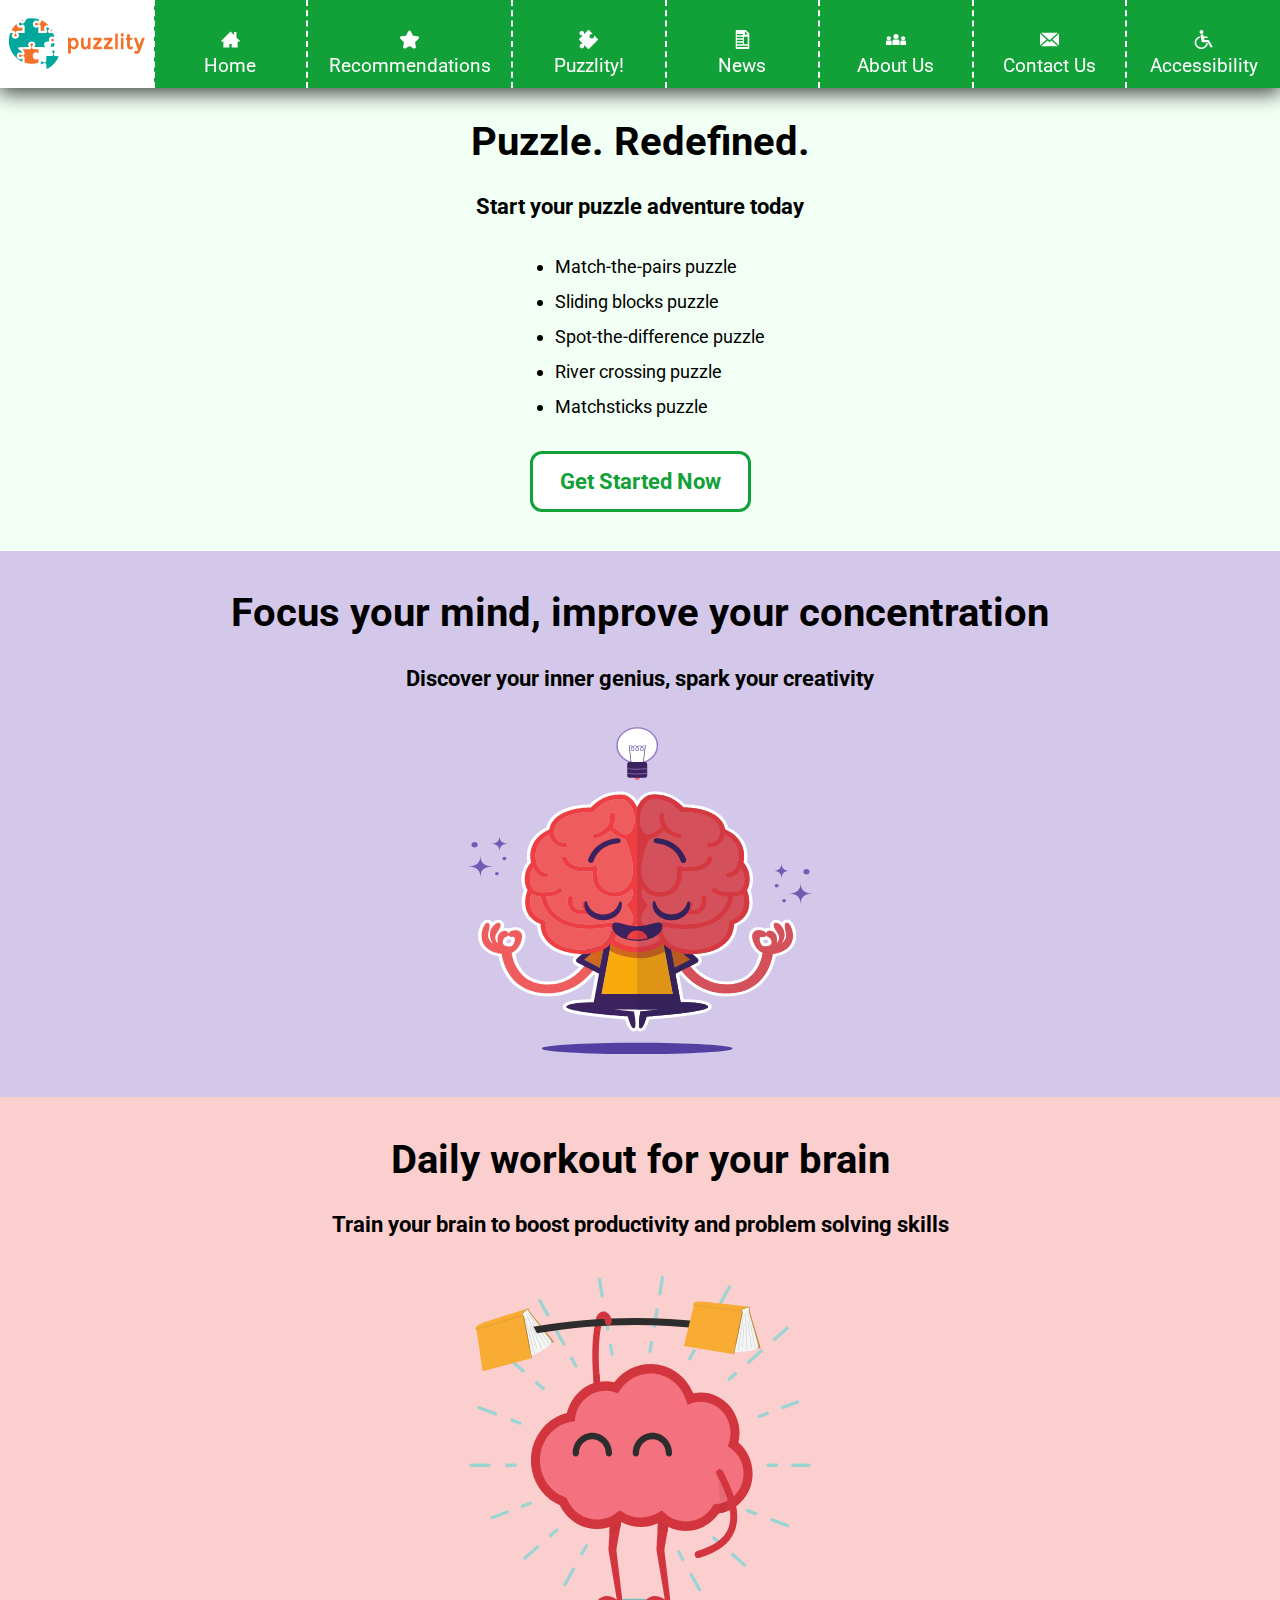
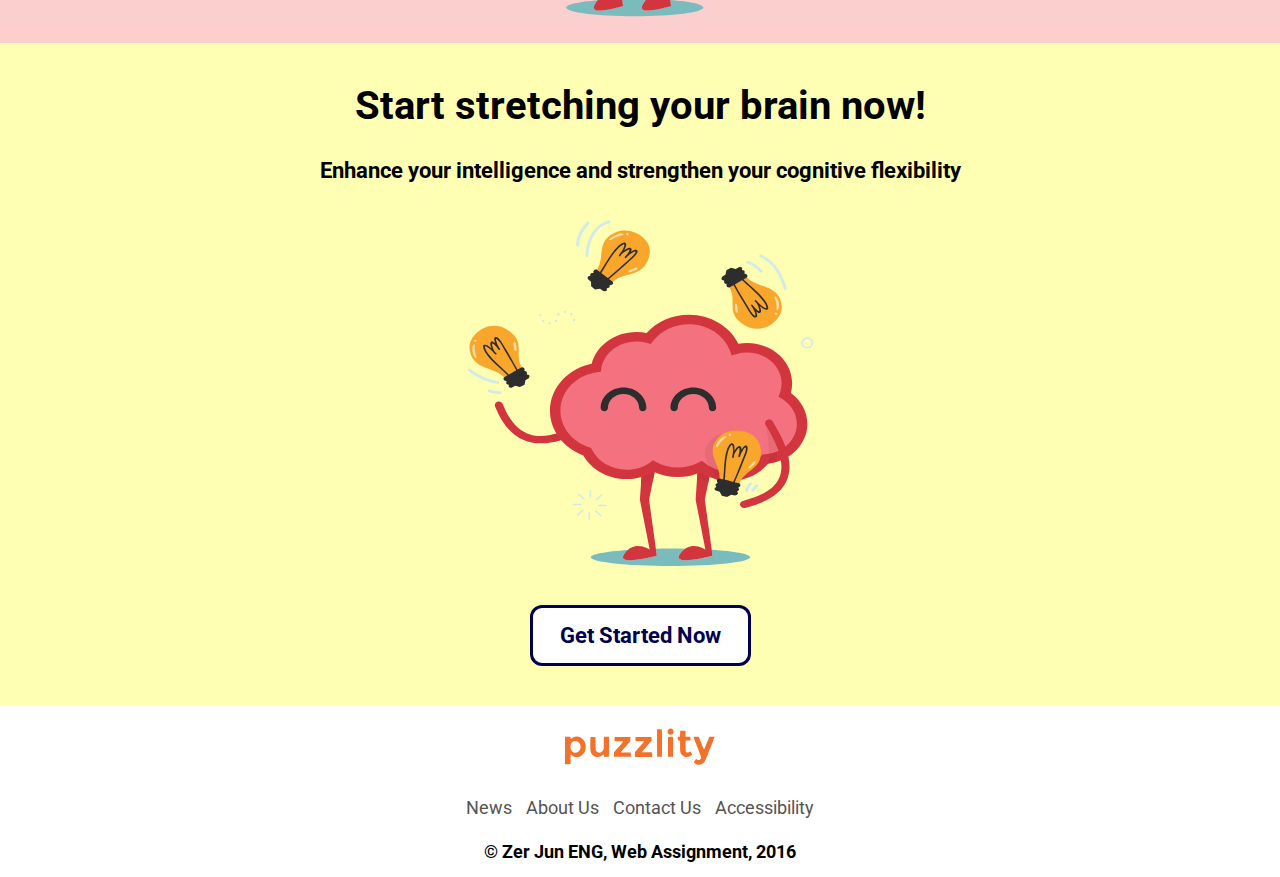
<file: index.html>
<!DOCTYPE html>
<html lang="en">

<head>
  <!--Written by Zer Jun Eng-->
  <meta charset="utf-8">
  <meta name="author" content="Zer Jun Eng">
  <meta name="viewport" content="width=device-width, initial-scale=1.0">

  <title>Puzzlity - Indispensable piece of your life</title>
  <!--Link Google Roboto font, a favicon and stylesheets-->
  <link href="https://fonts.googleapis.com/css?family=Roboto" rel="stylesheet">
  <link rel="icon" href="./images/logo/logo_globe.png">
  <link rel="stylesheet" href="./css/style.css">
  <link rel="stylesheet" href="./css/index.css">

  <script defer src="./javascript/menu.js"></script>
</head>

<body>
  <!--This div element is the dark overlay when the menu is open-->
  <div id="mobile_menu_overlay"></div>

  <header>
    <!--Logo to be shown on mobile platform-->
    <div id="mobile_logo">
      <a href="index.html"><img src="./images/logo/logo_globe.svg" alt="Main Logo of Puzzlity"
                                height="120" width="120"></a>
    </div>

    <button type="button" id="mobile_menu_button" onClick="openMenu()"><img
        src="./images/menu_icon/menu.svg" alt="Hamburger menu icon" height="20" width="20">Menu
    </button>

    <!--Off-canvas menu on mobile display-->
    <nav id="mobile_menu">
      <a href="javascript:void(0)" id="close_button" onclick="closeMenu()">&times;</a>
      <ul>
        <!--Credit: all the menu icons are free licenses from flaticon.com. Edited using Adobe Illustrator.-->
        <li><a href="index.html"><img class="menu_icon" src="./images/menu_icon/home.svg"
                                      alt="Home icon" height="25" width="25">Home</a></li>
        <li><a href="./main/recommendations.html"><img class="menu_icon"
                                                       src="./images/menu_icon/star.svg"
                                                       alt="Star icon" height="25" width="25">Recommendations</a>
        </li>
        <li><a href="./main/puzzles.html"><img class="menu_icon" src="./images/menu_icon/puzzle.svg"
                                               alt="Puzzle icon" height="25" width="25">Puzzlity!</a>
        </li>
        <li><a href="./main/news.html"><img class="menu_icon" src="./images/menu_icon/news.svg"
                                            alt="News icon" height="25" width="25">News</a></li>
        <li><a href="./main/about.html"><img class="menu_icon" src="./images/menu_icon/about.svg"
                                                alt="About icon" height="25" width="25">About Us</a>
        </li>
        <li><a href="./main/contact.html"><img class="menu_icon"
                                                  src="./images/menu_icon/contact.svg"
                                                  alt="Contact icon" height="25" width="25">Contact Us</a>
        </li>
        <li><a href="./main/accessibility.html"><img class="menu_icon"
                                                     src="./images/menu_icon/accessibility.svg"
                                                     alt="Accessibility icon" height="25" width="25">Accessibility</a>
        </li>
      </ul>
    </nav>

    <!--Horizontal menu bar on desktop display-->
    <nav id="desktop_menu">
      <table>
        <!--Credit: all the vector menu icons are free license from flaticon.com. Edited using Adobe Illustrator.-->
        <tr>
          <td class="logo_box">
            <a id="desktop_logo" href="index.html">
              <img id="full" src="./images/logo/logo_full.svg" alt="Main Logo of Puzzlity" height="95"
                   width="95">
              <img id="globe" src="./images/logo/logo_globe.svg" alt="Main Logo of Puzzlity"
                   height="50" width="50">
              <img id="word" src="./images/logo/logo_word.svg" alt="Main Logo of Puzzlity" height="51"
                   width="87">
            </a>
          </td>
          <td>
            <a href="index.html">
              <span class="vertical_align"><img class="menu_icon" src="./images/menu_icon/home.svg"
                                                alt="Home icon" height="40" width="40"><span
                  class="desc"><br>Home</span></span>
            </a>
          </td>
          <td class="longer">
            <a href="./main/recommendations.html">
              <span class="vertical_align"><img class="menu_icon" src="./images/menu_icon/star.svg"
                                                alt="Star icon" height="40" width="40"><span
                  class="desc"><br>Recommendations</span></span>
            </a>
          </td>
          <td>
            <a href="./main/puzzles.html">
              <span class="vertical_align"><img class="menu_icon" src="./images/menu_icon/puzzle.svg"
                                                alt="Puzzle icon" height="40" width="40"><span
                  class="desc"><br>Puzzlity!</span></span>
            </a>
          </td>
          <td>
            <a href="./main/news.html">
              <span class="vertical_align"><img class="menu_icon" src="./images/menu_icon/news.svg"
                                                alt="News icon" height="40" width="40"><span
                  class="desc"><br>News</span></span>
            </a>
          </td>
          <td>
            <a href="./main/about.html">
              <span class="vertical_align"><img class="menu_icon" src="./images/menu_icon/about.svg"
                                                alt="About icon" height="40" width="40"><span
                  class="desc"><br>About Us</span></span>
            </a>
          </td>
          <td>
            <a href="./main/contact.html">
              <span class="vertical_align"><img class="menu_icon" src="./images/menu_icon/contact.svg"
                                                alt="Contact icon" height="40" width="40"><span
                  class="desc"><br>Contact Us</span></span>
            </a>
          </td>
          <td>
            <a href="./main/accessibility.html">
              <span class="vertical_align"><img class="menu_icon"
                                                src="./images/menu_icon/accessibility.svg"
                                                alt="Accessibility icon" height="40" width="40"><span
                  class="desc"><br>Accessibility</span></span>
            </a>
          </td>
        </tr>
      </table>
    </nav>
  </header>

  <!--Push the main content down so it won't be blocked by the fixed horizontal desktop menu-->
  <div id="space"></div>

  <main>
    <!--Welcoming content-->
    <section class="welcome">
      <h1>Puzzle. Redefined.</h1>
      <h4>Start your puzzle adventure today</h4>

      <ul>
        <li>Match-the-pairs puzzle</li>
        <li>Sliding blocks puzzle</li>
        <li>Spot-the-difference puzzle</li>
        <li>River crossing puzzle</li>
        <li>Matchsticks puzzle</li>
      </ul>

      <a id="get_started_top" href="./main/puzzles.html">Get Started Now</a>
    </section>

    <!--Website introduction-->
    <!--Credit: all the vector images are free license from freepik.com. Edited using Adobe Illustrator.-->
    <section class="first_intro">
      <h1>Focus your mind, improve your concentration</h1>
      <h4>Discover your inner genius, spark your creativity</h4>
      <img class="intro_img" src="./images/homepage/brain-meditate.svg" alt="Brain meditating"
           height="250" width="250">
    </section>

    <section class="second_intro">
      <h1>Daily workout for your brain</h1>
      <h4>Train your brain to boost productivity and problem solving skills</h4>
      <img class="intro_img" src="./images/homepage/brain-workout.svg" alt="Energetic brain"
           height="250" width="250">
    </section>

    <section class="third_intro">
      <h1>Start stretching your brain now!</h1>
      <h4>Enhance your intelligence and strengthen your cognitive flexibility</h4>
      <img class="intro_img" src="./images/homepage/brain-juggle.svg" alt="Creative brain"
           height="250" width="250">
      <a id="get_started_bottom" href="./main/puzzles.html">Get Started Now</a>
    </section>
  </main>

  <!--Footer template on all pages-->
  <footer>
    <a href="index.html"><img id="footer_logo" src="./images/logo/logo_word.svg"
                              alt="Footer logo: puzzlity" width="120"></a>

    <ul class="footer_nav">
      <li><a class="footer_link" href="./main/news.html">News</a></li>
      <li><a class="footer_link" href="./main/about.html">About Us</a></li>
      <li><a class="footer_link" href="./main/contact.html">Contact Us</a></li>
      <li><a class="footer_link" href="./main/accessibility.html">Accessibility</a></li>
    </ul>

    <h4 id="footer_copyright">&copy; Zer Jun ENG, Web Assignment, 2016</h4>
  </footer>
</body>

</html>
</file>
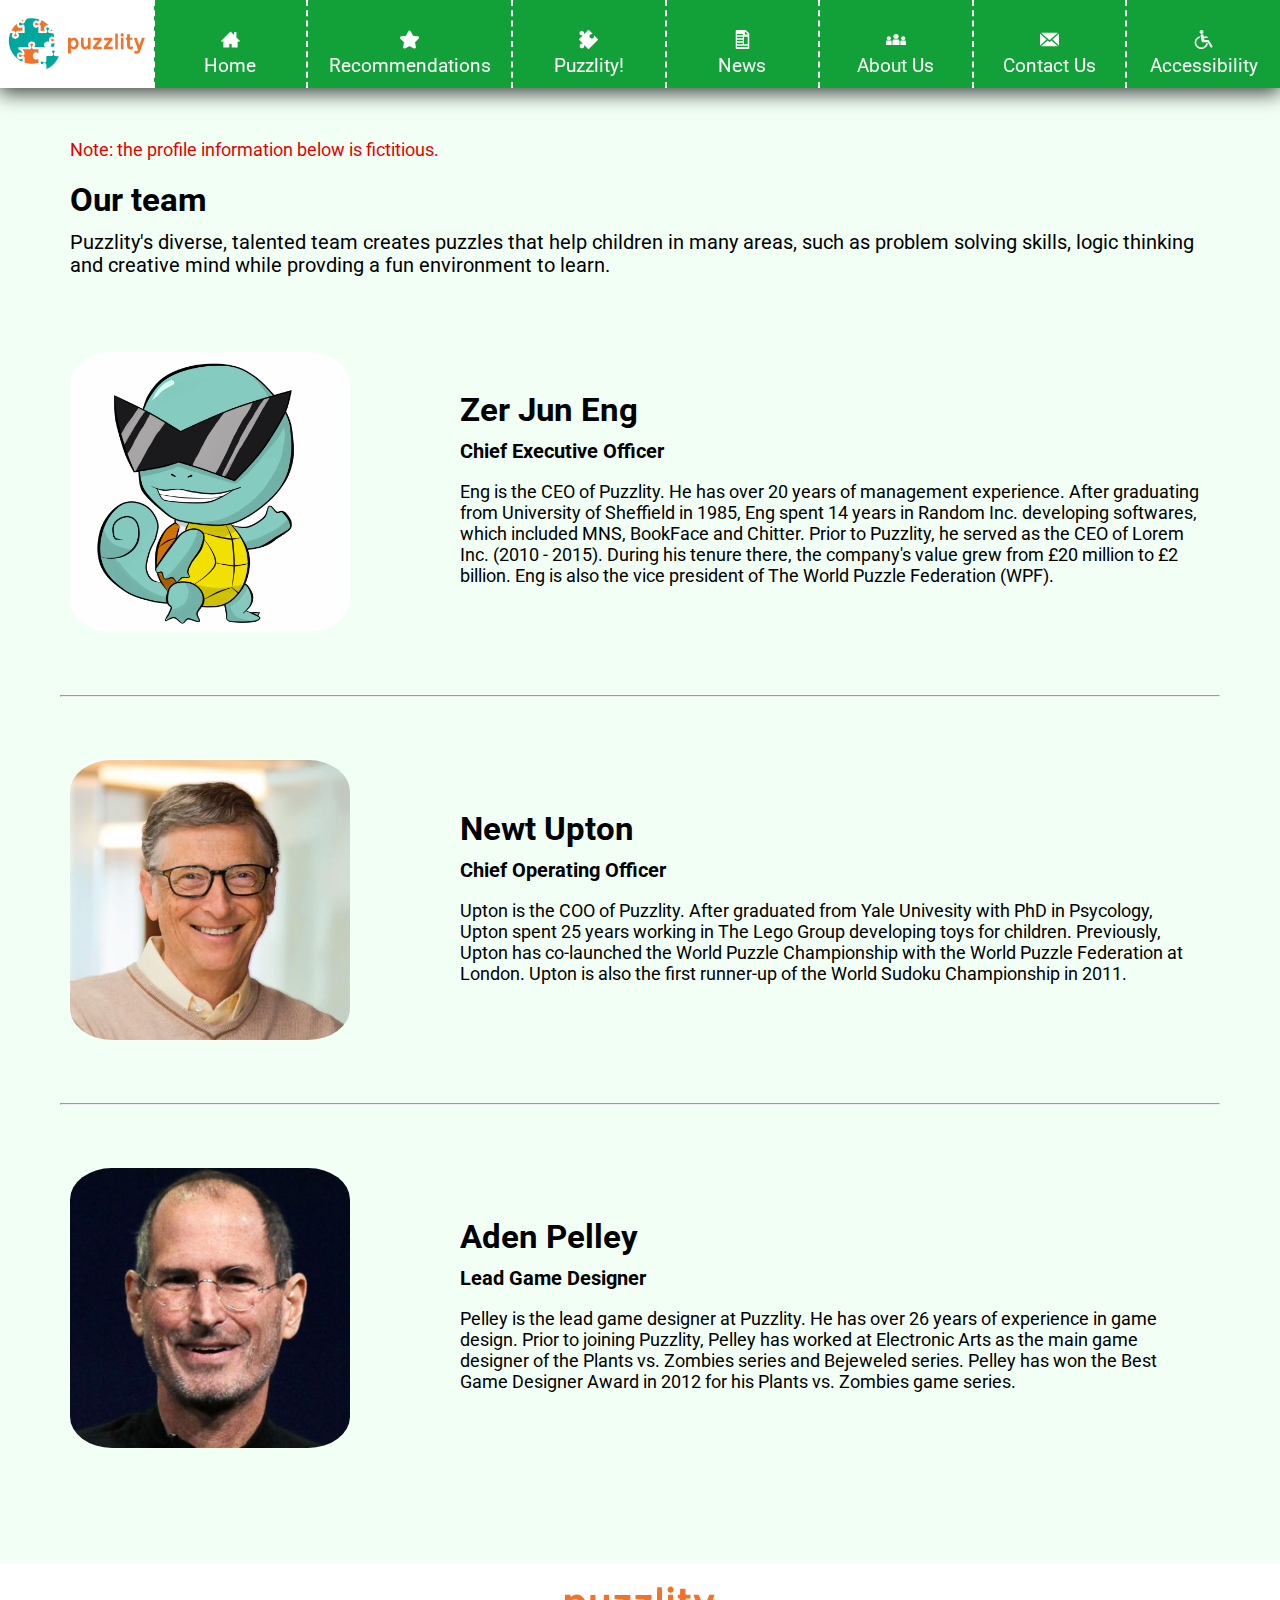
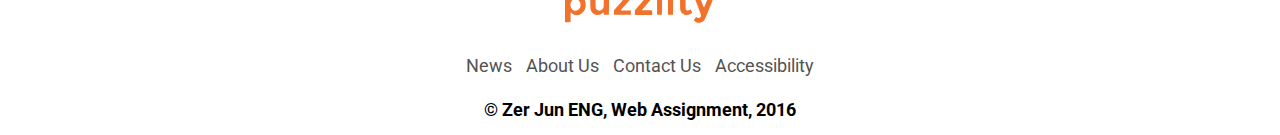
<file: about.html>
<!DOCTYPE html>
<html lang="en">

<head>
  <!--Written by Zer Jun Eng-->
  <meta charset="utf-8">
  <meta name="author" content="Zer Jun Eng">
  <meta name="viewport" content="width=device-width, initial-scale=1">

  <title>Puzzlity - About Us</title>
  <!--Link Google Roboto font, a favicon and stylesheets-->
  <link href="https://fonts.googleapis.com/css?family=Roboto" rel="stylesheet">
  <link rel="icon" href="./images/logo/logo_globe.png">
  <link rel="stylesheet" href="./css/style.css">
  <link rel="stylesheet" href="./css/about_us.css">

  <script defer src="./javascript/menu.js"></script>
</head>

<body>
  <!--This div element is the dark overlay when the menu is open-->
  <div id="mobile_menu_overlay"></div>

  <header>
    <!--Logo to be shown on mobile platform-->
    <div id="mobile_logo">
      <a href="/com1008">
        <img src="./images/logo/logo_globe.svg" alt="Main Logo of Puzzlity" height="120" width="120">
      </a>
    </div>

    <button type="button" id="mobile_menu_button" onClick="openMenu()">
      <img src="./images/menu_icon/menu.svg" alt="Hamburger menu icon" height="20" width="20">Menu
    </button>

    <!--Off-canvas menu on mobile display-->
    <nav id="mobile_menu">
      <a href="javascript:void(0)" id="close_button" onclick="closeMenu()">&times;</a>
      <ul>
        <!--Credit: all the menu icons are free licenses from flaticon.com. Edited using Adobe Illustrator.-->
        <li>
          <a href="/com1008">
            <img class="menu_icon" src="./images/menu_icon/home.svg" alt="Home icon" height="25" width="25">Home
          </a>
        </li>
        <li>
          <a href="recommendations">
            <img class="menu_icon" src="./images/menu_icon/star.svg" alt="Star icon" height="25" width="25">Recommendations
          </a>
        </li>
        <li>
          <a href="puzzles">
            <img class="menu_icon" src="./images/menu_icon/puzzle.svg" alt="Puzzle icon" height="25" width="25">Puzzlity!
          </a>
        </li>
        <li>
          <a href="news">
            <img class="menu_icon" src="./images/menu_icon/news.svg" alt="News icon" height="25" width="25">News
          </a>
        </li>
        <li>
          <a href="about">
            <img class="menu_icon" src="./images/menu_icon/about.svg" alt="About icon" height="25" width="25">About Us
          </a>
        </li>
        <li>
          <a href="contact">
            <img class="menu_icon" src="./images/menu_icon/contact.svg" alt="Contact icon" height="25" width="25">Contact Us
          </a>
        </li>
        <li>
          <a href="accessibility">
            <img class="menu_icon" src="./images/menu_icon/accessibility.svg" alt="Accessibility icon" height="25" width="25">Accessibility
          </a>
        </li>
      </ul>
    </nav>

    <!--Horizontal menu bar on desktop display-->
    <nav id="desktop_menu">
      <table>
        <!--Credit: all the vector menu icons are free license from flaticon.com. Edited using Adobe Illustrator.-->
        <tr>
          <td class="logo_box">
            <a id="desktop_logo" href="/com1008">
              <img id="full" src="./images/logo/logo_full.svg" alt="Main Logo of Puzzlity" height="95" width="95">
              <img id="globe" src="./images/logo/logo_globe.svg" alt="Main Logo of Puzzlity" height="50" width="50">
              <img id="word" src="./images/logo/logo_word.svg" alt="Main Logo of Puzzlity" height="51" width="87">
            </a>
          </td>
          <td>
            <a href="/com1008">
              <span class="vertical_align">
                <img class="menu_icon" src="./images/menu_icon/home.svg" alt="Home icon" height="40" width="40">
                <span class="desc"><br>Home</span>
              </span>
            </a>
          </td>
          <td class="longer">
            <a href="recommendations">
              <span class="vertical_align">
                <img class="menu_icon" src="./images/menu_icon/star.svg" alt="Star icon" height="40" width="40">
                <span class="desc"><br>Recommendations</span>
              </span>
            </a>
          </td>
          <td>
            <a href="puzzles">
              <span class="vertical_align">
                <img class="menu_icon" src="./images/menu_icon/puzzle.svg" alt="Puzzle icon" height="40" width="40">
                <span class="desc"><br>Puzzlity!</span>
              </span>
            </a>
          </td>
          <td>
            <a href="news">
              <span class="vertical_align">
                <img class="menu_icon" src="./images/menu_icon/news.svg" alt="News icon" height="40" width="40">
                <span class="desc"><br>News</span>
              </span>
            </a>
          </td>
          <td>
            <a href="about">
              <span class="vertical_align">
                <img class="menu_icon" src="./images/menu_icon/about.svg" alt="About icon" height="40" width="40">
                <span class="desc"><br>About Us</span>
              </span>
            </a>
          </td>
          <td>
            <a href="contact">
              <span class="vertical_align">
                <img class="menu_icon" src="./images/menu_icon/contact.svg" alt="Contact icon" height="40" width="40">
                <span class="desc"><br>Contact Us</span>
              </span>
            </a>
          </td>
          <td>
            <a href="accessibility">
              <span class="vertical_align">
                <img class="menu_icon" src="./images/menu_icon/accessibility.svg" alt="Accessibility icon" height="40" width="40">
                <span class="desc"><br>Accessibility</span>
              </span>
            </a>
          </td>
        </tr>
      </table>
    </nav>
  </header>

  <!--Push the main content down so it won't be blocked by the fixed horizontal desktop menu-->
  <div id="space"></div>

  <main>
    <div class="top">
      <p id="note">Note: the profile information below is fictitious.</p>
      <h1>Our team</h1>
      <p id="introduction">Puzzlity's diverse, talented team creates puzzles that help children in
        many areas, such as problem solving skills, logic
        thinking and creative mind while provding a fun environment to learn.
      </p>
    </div>

    <!--First founder-->
    <article class="founder">
      <img class="flexleft" src="./images/about_us/myself.png" alt="First founder, Eng Zer Jun"
           height="250" width="250">
      <div class="flexright">
        <h2>Zer Jun Eng</h2>
        <h4>Chief Executive Officer</h4>
        <p>Eng is the CEO of Puzzlity. He has over 20 years of management experience. After graduating
          from University of Sheffield
          in 1985, Eng spent 14 years in Random Inc. developing softwares, which included MNS,
          BookFace and Chitter. Prior to
          Puzzlity, he served as the CEO of Lorem Inc. (2010 - 2015). During his tenure there, the
          company's value grew from £20
          million to £2 billion. Eng is also the vice president of The World Puzzle Federation (WPF).
        </p>
      </div>
    </article>

    <hr>

    <!--Second founder-->
    <!--Credit: Images are from Google Images-->
    <article class="founder">
      <img class="flexleft" src="./images/about_us/billgates.jpeg" alt="Second founder, Newt Upton"
           height="250" width="250">
      <div class="flexright">
        <h2>Newt Upton</h2>
        <h4>Chief Operating Officer</h4>
        <p>Upton is the COO of Puzzlity. After graduated from Yale Univesity with PhD in Psycology,
          Upton spent 25 years working
          in The Lego Group developing toys for children. Previously, Upton has co-launched the World
          Puzzle Championship with
          the World Puzzle Federation at London. Upton is also the first runner-up of the World Sudoku
          Championship in 2011.
        </p>
      </div>
    </article>

    <hr>

    <!--Third founder-->
    <article class="founder">
      <img class="flexleft" src="./images/about_us/stevejobs.jpg" alt="Third founder, Aden Pelley"
           height="250" width="250">
      <div class="flexright">
        <h2>Aden Pelley</h2>
        <h4>Lead Game Designer</h4>
        <p>Pelley is the lead game designer at Puzzlity. He has over 26 years of experience in game
          design. Prior to joining Puzzlity,
          Pelley has worked at Electronic Arts as the main game designer of the Plants vs. Zombies
          series and Bejeweled series.
          Pelley has won the Best Game Designer Award in 2012 for his Plants vs. Zombies game series.
        </p>
      </div>
    </article>
  </main>

  <!--Footer template on all pages-->
  <footer>
    <a href="/com1008">
      <img id="footer_logo" src="./images/logo/logo_word.svg" alt="Footer logo: puzzlity" width="120">
    </a>

    <ul class="footer_nav">
      <li><a class="footer_link" href="news">News</a></li>
      <li><a class="footer_link" href="about">About Us</a></li>
      <li><a class="footer_link" href="contact">Contact Us</a></li>
      <li><a class="footer_link" href="accessibility">Accessibility</a></li>
    </ul>

    <h4 id="footer_copyright">&copy; Zer Jun ENG, Web Assignment, 2016</h4>
  </footer>
</body>

</html>
</file>
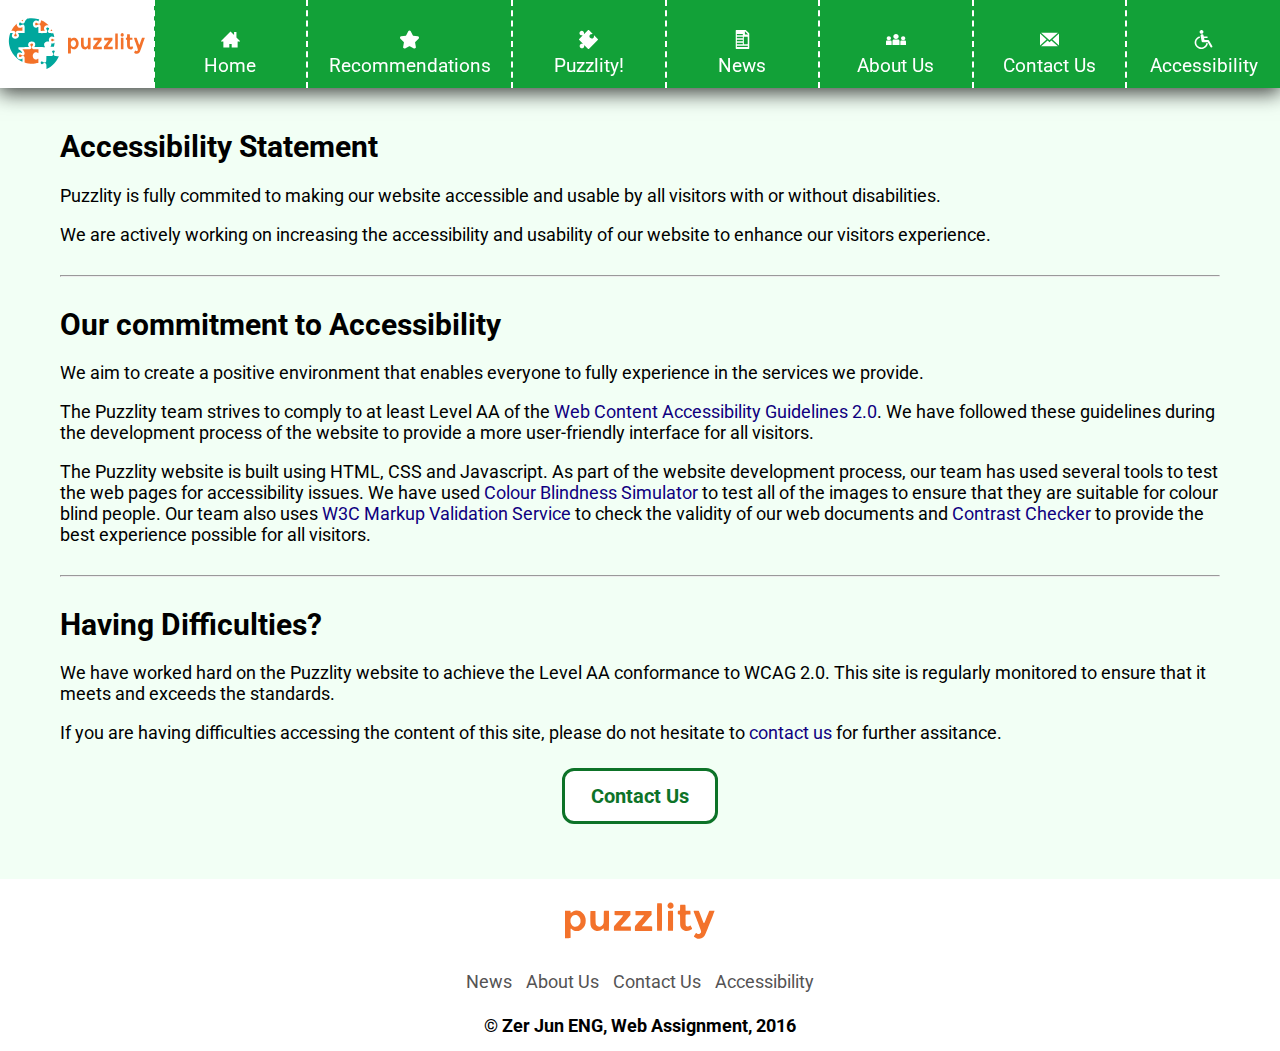
<file: accessibility.html>
<!DOCTYPE html>
<html lang="en">

<head>
  <!--Written by Zer Jun Eng-->
  <meta charset="utf-8">
  <meta name="author" content="Zer Jun Eng">
  <meta name="viewport" content="width=device-width, initial-scale=1">

  <title>Puzzlity - About Us</title>
  <!--Link Google Roboto font, a favicon and stylesheets-->
  <link href="https://fonts.googleapis.com/css?family=Roboto" rel="stylesheet">
  <link rel="icon" href="./images/logo/logo_globe.png">
  <link rel="stylesheet" href="./css/style.css">
  <link rel="stylesheet" href="./css/accessibility.css">

  <script defer src="./javascript/menu.js"></script>
</head>

<body>
  <!--This div element is the dark overlay when the menu is open-->
  <div id="mobile_menu_overlay"></div>

  <header>
    <!--Logo to be shown on mobile platform-->
    <div id="mobile_logo">
      <a href="/com1008">
        <img src="./images/logo/logo_globe.svg" alt="Main Logo of Puzzlity" height="120" width="120">
      </a>
    </div>

    <button type="button" id="mobile_menu_button" onClick="openMenu()">
      <img src="./images/menu_icon/menu.svg" alt="Hamburger menu icon" height="20" width="20">Menu
    </button>

    <!--Off-canvas menu on mobile display-->
    <nav id="mobile_menu">
      <a href="javascript:void(0)" id="close_button" onclick="closeMenu()">&times;</a>
      <ul>
        <!--Credit: all the menu icons are free licenses from flaticon.com. Edited using Adobe Illustrator.-->
        <li>
          <a href="/com1008">
            <img class="menu_icon" src="./images/menu_icon/home.svg" alt="Home icon" height="25" width="25">Home
          </a>
        </li>
        <li>
          <a href="recommendations">
            <img class="menu_icon" src="./images/menu_icon/star.svg" alt="Star icon" height="25" width="25">Recommendations
          </a>
        </li>
        <li>
          <a href="puzzles">
            <img class="menu_icon" src="./images/menu_icon/puzzle.svg" alt="Puzzle icon" height="25" width="25">Puzzlity!
          </a>
        </li>
        <li>
          <a href="news">
            <img class="menu_icon" src="./images/menu_icon/news.svg" alt="News icon" height="25" width="25">News
          </a>
        </li>
        <li>
          <a href="about">
            <img class="menu_icon" src="./images/menu_icon/about.svg" alt="About icon" height="25" width="25">About Us
          </a>
        </li>
        <li>
          <a href="contact">
            <img class="menu_icon" src="./images/menu_icon/contact.svg" alt="Contact icon" height="25" width="25">Contact Us
          </a>
        </li>
        <li>
          <a href="accessibility">
            <img class="menu_icon" src="./images/menu_icon/accessibility.svg" alt="Accessibility icon" height="25" width="25">Accessibility
          </a>
        </li>
      </ul>
    </nav>

    <!--Horizontal menu bar on desktop display-->
    <nav id="desktop_menu">
      <table>
        <!--Credit: all the vector menu icons are free license from flaticon.com. Edited using Adobe Illustrator.-->
        <tr>
          <td class="logo_box">
            <a id="desktop_logo" href="/com1008">
              <img id="full" src="./images/logo/logo_full.svg" alt="Main Logo of Puzzlity" height="95" width="95">
              <img id="globe" src="./images/logo/logo_globe.svg" alt="Main Logo of Puzzlity" height="50" width="50">
              <img id="word" src="./images/logo/logo_word.svg" alt="Main Logo of Puzzlity" height="51" width="87">
            </a>
          </td>
          <td>
            <a href="/com1008">
              <span class="vertical_align">
                <img class="menu_icon" src="./images/menu_icon/home.svg" alt="Home icon" height="40" width="40">
                <span class="desc"><br>Home</span>
              </span>
            </a>
          </td>
          <td class="longer">
            <a href="recommendations">
              <span class="vertical_align">
                <img class="menu_icon" src="./images/menu_icon/star.svg" alt="Star icon" height="40" width="40">
                <span class="desc"><br>Recommendations</span>
              </span>
            </a>
          </td>
          <td>
            <a href="puzzles">
              <span class="vertical_align">
                <img class="menu_icon" src="./images/menu_icon/puzzle.svg" alt="Puzzle icon" height="40" width="40">
                <span class="desc"><br>Puzzlity!</span>
              </span>
            </a>
          </td>
          <td>
            <a href="news">
              <span class="vertical_align">
                <img class="menu_icon" src="./images/menu_icon/news.svg" alt="News icon" height="40" width="40">
                <span class="desc"><br>News</span>
              </span>
            </a>
          </td>
          <td>
            <a href="about">
              <span class="vertical_align">
                <img class="menu_icon" src="./images/menu_icon/about.svg" alt="About icon" height="40" width="40">
                <span class="desc"><br>About Us</span>
              </span>
            </a>
          </td>
          <td>
            <a href="contact">
              <span class="vertical_align">
                <img class="menu_icon" src="./images/menu_icon/contact.svg" alt="Contact icon" height="40" width="40">
                <span class="desc"><br>Contact Us</span>
              </span>
            </a>
          </td>
          <td>
            <a href="accessibility">
              <span class="vertical_align">
                <img class="menu_icon" src="./images/menu_icon/accessibility.svg" alt="Accessibility icon" height="40" width="40">
                <span class="desc"><br>Accessibility</span>
              </span>
            </a>
          </td>
        </tr>
      </table>
    </nav>
  </header>

  <!--Push the main content down so it won't be blocked by the fixed horizontal desktop menu-->
  <div id="space"></div>

  <main>
    <section>
      <h1>Accessibility Statement</h1>
      <p>Puzzlity is fully commited to making our website accessible and usable by all visitors with
        or without disabilities.
      <p>
      <p>We are actively working on increasing the accessibility and usability of our website to
        enhance our visitors experience.</p>

      <hr>

      <h1>Our commitment to Accessibility</h1>
      <p>We aim to create a positive environment that enables everyone to fully experience in the
        services we provide.</p>
      <p>The Puzzlity team strives to comply to at least Level AA of the <a
          href="https://www.w3.org/TR/WCAG20/">Web Content Accessibility Guidelines 2.0</a>.
        We have followed these guidelines during the development process of the website to provide a
        more user-friendly interface for all visitors.
      </p>
      <p>The Puzzlity website is built using HTML, CSS and Javascript. As part of the website
        development process, our team has used several tools to test the web pages for accessibility
        issues. We have used
        <a href="http://www.color-blindness.com/coblis-color-blindness-simulator/">Colour Blindness
          Simulator</a> to test all of the images to ensure that they are suitable for
        colour blind people. Our team also uses <a href="https://validator.w3.org/">W3C Markup
          Validation Service</a> to check the validity of our web documents and <a
            href="http://contrastchecker.com/">Contrast Checker</a>
        to provide the best experience possible for all visitors.
      </p>

      <hr>

      <h1>Having Difficulties?</h1>
      <p>We have worked hard on the Puzzlity website to achieve the Level AA conformance to WCAG 2.0.
        This site is regularly monitored to ensure that it meets and exceeds
        the standards.
      </p>
      <p>If you are having difficulties accessing the content of this site, please do not hesitate to
        <a href="contact">contact us</a> for further assitance.</p>
      <a id="contactButton" href="contact">Contact Us</a>
    </section>
  </main>

  <!--Footer template on all pages-->
  <footer>
    <a href="/com1008">
      <img id="footer_logo" src="./images/logo/logo_word.svg" alt="Footer logo: puzzlity" width="120">
    </a>

    <ul class="footer_nav">
      <li><a class="footer_link" href="news">News</a></li>
      <li><a class="footer_link" href="about">About Us</a></li>
      <li><a class="footer_link" href="contact">Contact Us</a></li>
      <li><a class="footer_link" href="accessibility">Accessibility</a></li>
    </ul>

    <h4 id="footer_copyright">&copy; Zer Jun ENG, Web Assignment, 2016</h4>
  </footer>
</body>

</html>
</file>
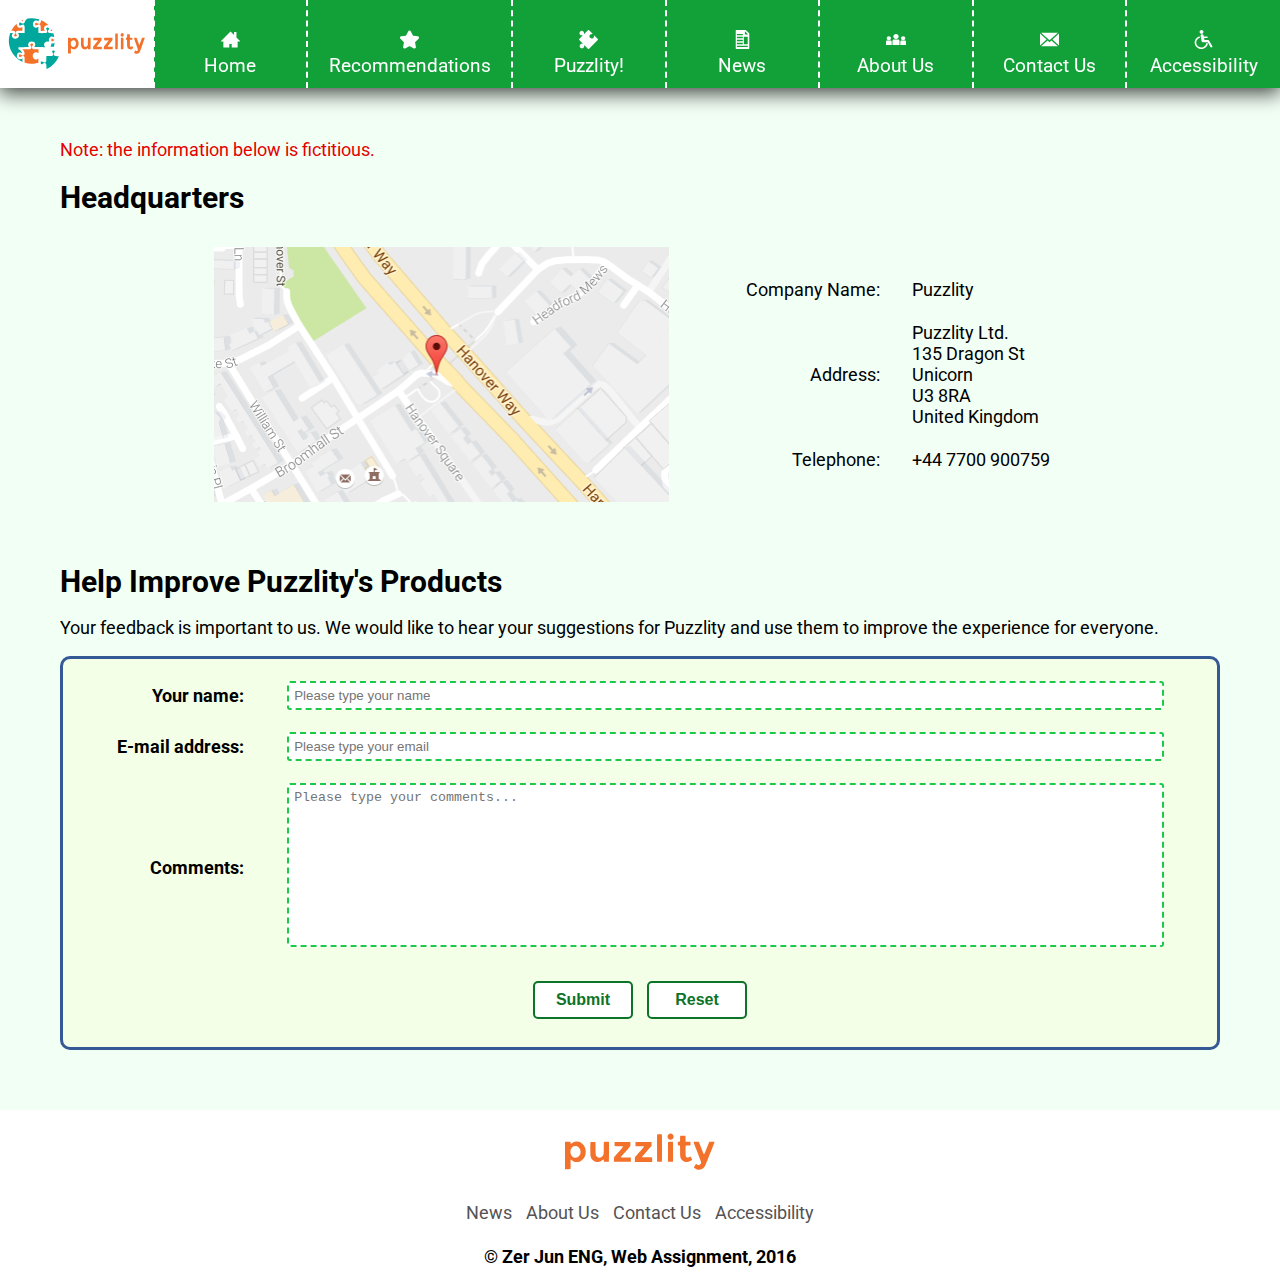
<file: contact.html>
<!DOCTYPE html>
<html lang="en">

<head>
  <!--Written by Zer Jun Eng-->
  <meta charset="utf-8">
  <meta name="author" content="Zer Jun Eng">
  <meta name="viewport" content="width=device-width, initial-scale=1">

  <title>Puzzlity - About Us</title>
  <!--Link Google Roboto font, a favicon and stylesheets-->
  <link href="https://fonts.googleapis.com/css?family=Roboto" rel="stylesheet">
  <link rel="icon" href="./images/logo/logo_globe.png">
  <link rel="stylesheet" href="./css/style.css">
  <link rel="stylesheet" href="./css/contact_us.css">

  <script defer src="./javascript/menu.js"></script>
</head>

<body>
  <!--This div element is the dark overlay when the menu is open-->
  <div id="mobile_menu_overlay"></div>

  <header>
    <!--Logo to be shown on mobile platform-->
    <div id="mobile_logo">
      <a href="/com1008">
        <img src="./images/logo/logo_globe.svg" alt="Main Logo of Puzzlity" height="120" width="120">
      </a>
    </div>

    <button type="button" id="mobile_menu_button" onClick="openMenu()">
      <img src="./images/menu_icon/menu.svg" alt="Hamburger menu icon" height="20" width="20">Menu
    </button>

    <!--Off-canvas menu on mobile display-->
    <nav id="mobile_menu">
      <a href="javascript:void(0)" id="close_button" onclick="closeMenu()">&times;</a>
      <ul>
        <!--Credit: all the menu icons are free licenses from flaticon.com. Edited using Adobe Illustrator.-->
        <li>
          <a href="/com1008">
            <img class="menu_icon" src="./images/menu_icon/home.svg" alt="Home icon" height="25" width="25">Home
          </a>
        </li>
        <li>
          <a href="recommendations">
            <img class="menu_icon" src="./images/menu_icon/star.svg" alt="Star icon" height="25" width="25">Recommendations
          </a>
        </li>
        <li>
          <a href="puzzles">
            <img class="menu_icon" src="./images/menu_icon/puzzle.svg" alt="Puzzle icon" height="25" width="25">Puzzlity!
          </a>
        </li>
        <li>
          <a href="news">
            <img class="menu_icon" src="./images/menu_icon/news.svg" alt="News icon" height="25" width="25">News
          </a>
        </li>
        <li>
          <a href="about">
            <img class="menu_icon" src="./images/menu_icon/about.svg" alt="About icon" height="25" width="25">About Us
          </a>
        </li>
        <li>
          <a href="contact">
            <img class="menu_icon" src="./images/menu_icon/contact.svg" alt="Contact icon" height="25" width="25">Contact Us
          </a>
        </li>
        <li>
          <a href="accessibility">
            <img class="menu_icon" src="./images/menu_icon/accessibility.svg" alt="Accessibility icon" height="25" width="25">Accessibility
          </a>
        </li>
      </ul>
    </nav>

    <!--Horizontal menu bar on desktop display-->
    <nav id="desktop_menu">
      <table>
        <!--Credit: all the vector menu icons are free license from flaticon.com. Edited using Adobe Illustrator.-->
        <tr>
          <td class="logo_box">
            <a id="desktop_logo" href="/com1008">
              <img id="full" src="./images/logo/logo_full.svg" alt="Main Logo of Puzzlity" height="95" width="95">
              <img id="globe" src="./images/logo/logo_globe.svg" alt="Main Logo of Puzzlity" height="50" width="50">
              <img id="word" src="./images/logo/logo_word.svg" alt="Main Logo of Puzzlity" height="51" width="87">
            </a>
          </td>
          <td>
            <a href="/com1008">
              <span class="vertical_align">
                <img class="menu_icon" src="./images/menu_icon/home.svg" alt="Home icon" height="40" width="40">
                <span class="desc"><br>Home</span>
              </span>
            </a>
          </td>
          <td class="longer">
            <a href="recommendations">
              <span class="vertical_align">
                <img class="menu_icon" src="./images/menu_icon/star.svg" alt="Star icon" height="40" width="40">
                <span class="desc"><br>Recommendations</span>
              </span>
            </a>
          </td>
          <td>
            <a href="puzzles">
              <span class="vertical_align">
                <img class="menu_icon" src="./images/menu_icon/puzzle.svg" alt="Puzzle icon" height="40" width="40">
                <span class="desc"><br>Puzzlity!</span>
              </span>
            </a>
          </td>
          <td>
            <a href="news">
              <span class="vertical_align">
                <img class="menu_icon" src="./images/menu_icon/news.svg" alt="News icon" height="40" width="40">
                <span class="desc"><br>News</span>
              </span>
            </a>
          </td>
          <td>
            <a href="about">
              <span class="vertical_align">
                <img class="menu_icon" src="./images/menu_icon/about.svg" alt="About icon" height="40" width="40">
                <span class="desc"><br>About Us</span>
              </span>
            </a>
          </td>
          <td>
            <a href="contact">
              <span class="vertical_align">
                <img class="menu_icon" src="./images/menu_icon/contact.svg" alt="Contact icon" height="40" width="40">
                <span class="desc"><br>Contact Us</span>
              </span>
            </a>
          </td>
          <td>
            <a href="accessibility">
              <span class="vertical_align">
                <img class="menu_icon" src="./images/menu_icon/accessibility.svg" alt="Accessibility icon" height="40" width="40">
                <span class="desc"><br>Accessibility</span>
              </span>
            </a>
          </td>
        </tr>
      </table>
    </nav>
  </header>

  <!--Push the main content down so it won't be blocked by the fixed horizontal desktop menu-->
  <div id="space"></div>

  <main>
    <section class="headquarters">
      <p id="note">Note: the information below is fictitious.</p>
      <h1>Headquarters</h1>
      <div>
        <img src="./images/contact_us/headquarters.png" alt="Image of headquarters location"
             height="151" width="270">
        <table>
          <tr>
            <td class="label">Company Name:</td>
            <td>Puzzlity</td>
          </tr>
          <tr>
            <td class="label">Address:</td>
            <td>Puzzlity Ltd.<br> 135 Dragon St<br> Unicorn<br> U3 8RA<br> United Kingdom<br></td>
          </tr>
          <tr>
            <td class="label">Telephone:</td>
            <td>+44 7700 900759</td>
          </tr>
        </table>
      </div>
    </section>

    <section class="feedback">
      <h1>Help Improve Puzzlity's Products</h1>
      <p>Your feedback is important to us. We would like to hear your suggestions for Puzzlity
        and use them to improve the experience for everyone.</p>

      <form name="myForm" action="" method="get">
        <!-- the following line must be included as it is required by the cgi script -->
        <input type="hidden" name="recipient" value="">

        <!-- full details at: http://www.scriptarchive.com/formmail -->
        <input type="hidden" name="subject" value="Customer Feedback"/>

        <table>
          <tr>
            <td class="label"><label for="from">Your name: </label></td>
            <td><input type="text" name="from" id="from" maxlength="40" size="20"
                       placeholder="Please type your name" required></td>
          </tr>
          <tr>
            <td class="label"><label for="email">E-mail address: </label></td>
            <td><input type="email" name="email" id="email" placeholder="Please type your email"
                       maxlength="40" size="20" required></td>
          </tr>
          <tr class="comments">
            <td class="label"><label for="comments">Comments: </label></td>
            <td><textarea name="comments" id="comments" placeholder="Please type your comments..."
                          rows="10" cols="20" required></textarea></td>
          </tr>
        </table>

        <!-- must have one button of type 'submit' in order to send the form to the cgi script -->
        <p class="buttons">
          <input type="submit" name="submit" id="submit" value="Submit">
          <input type="reset" name="reset" id="reset" value="Reset">
        </p>
      </form>
    </section>
  </main>

  <!--Footer template on all pages-->
  <footer>
    <a href="/com1008">
      <img id="footer_logo" src="./images/logo/logo_word.svg" alt="Footer logo: puzzlity" width="120">
    </a>

    <ul class="footer_nav">
      <li><a class="footer_link" href="news">News</a></li>
      <li><a class="footer_link" href="about">About Us</a></li>
      <li><a class="footer_link" href="contact">Contact Us</a></li>
      <li><a class="footer_link" href="accessibility">Accessibility</a></li>
    </ul>

    <h4 id="footer_copyright">&copy; Zer Jun ENG, Web Assignment, 2016</h4>
  </footer>
</body>

</html>
</file>
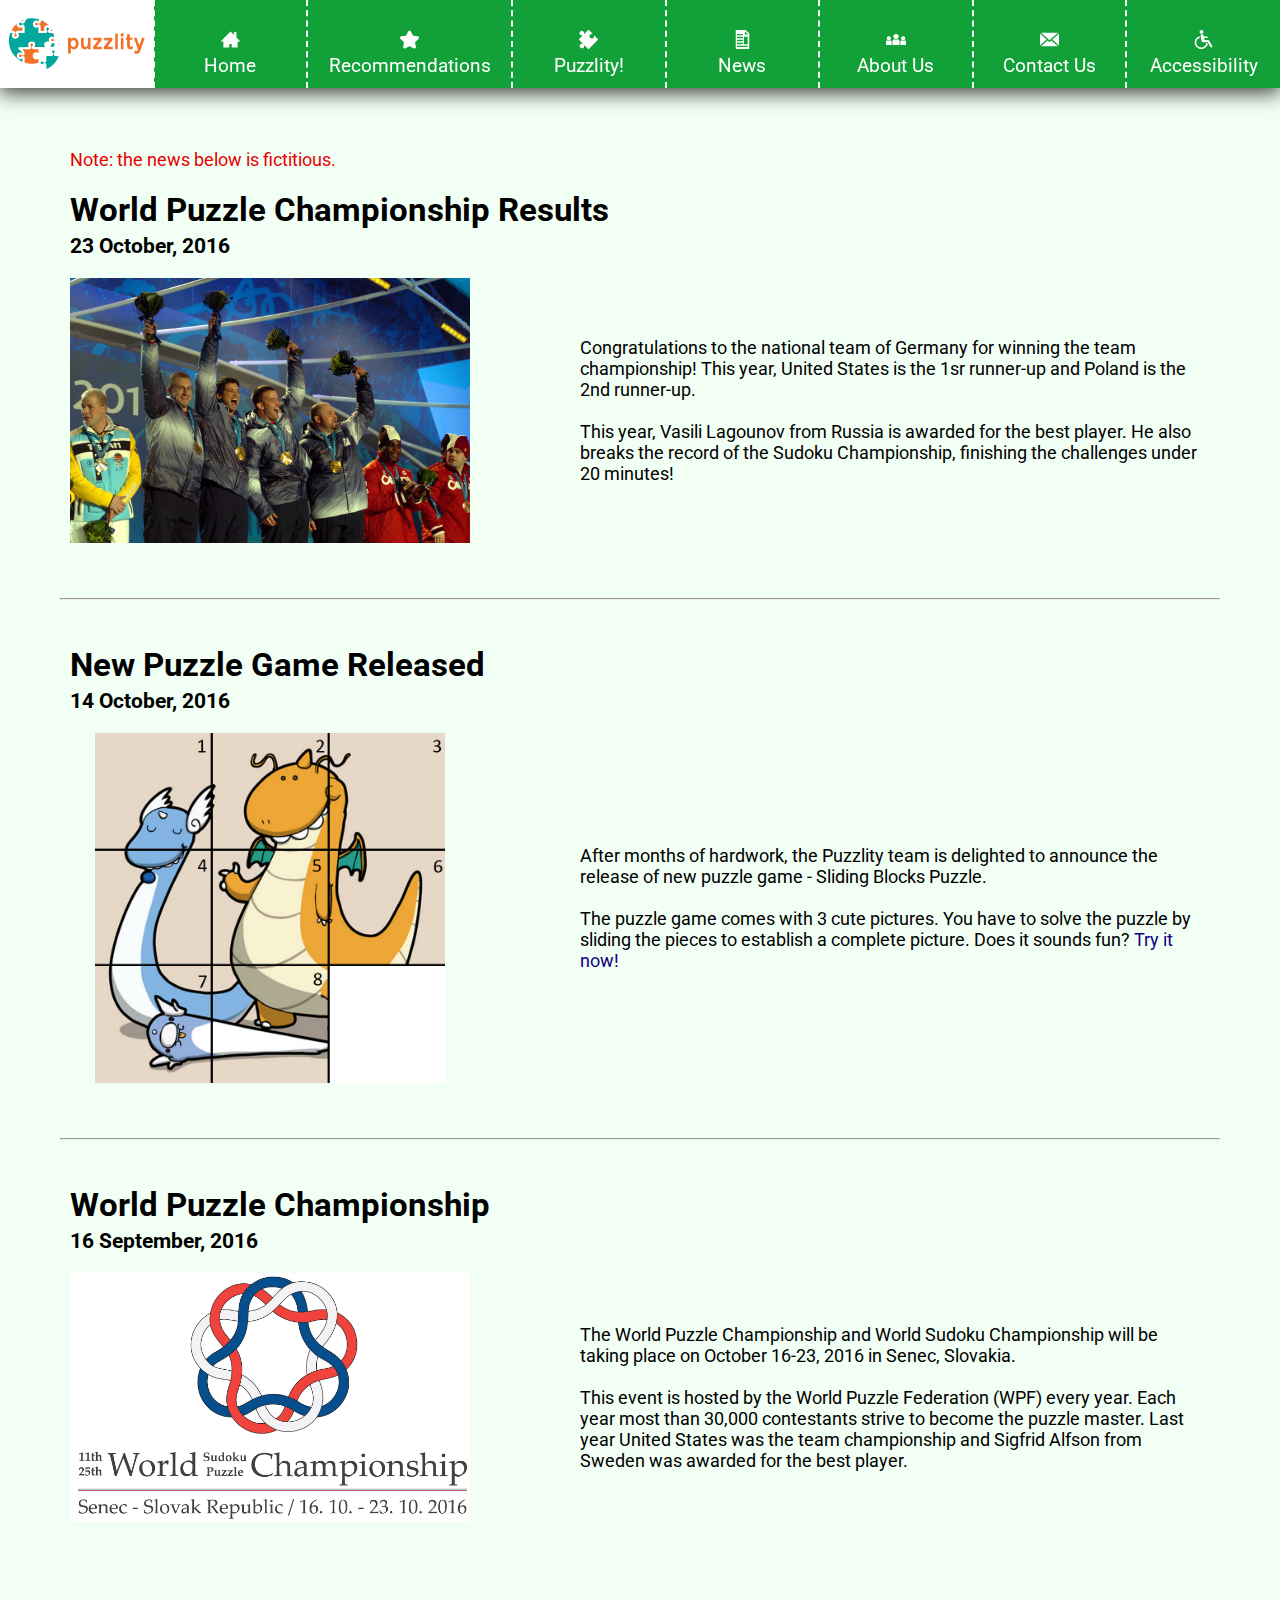
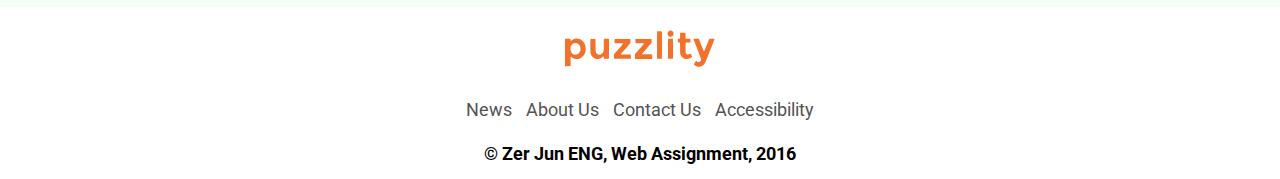
<file: news.html>
<!DOCTYPE html>
<html lang="en">

<head>
  <!--Written by Zer Jun Eng-->
  <meta charset="utf-8">
  <meta name="author" content="Zer Jun Eng">
  <meta name="viewport" content="width=device-width, initial-scale=1">

  <title>Puzzlity - About Us</title>
  <!--Link Google Roboto font, a favicon and stylesheets-->
  <link href="https://fonts.googleapis.com/css?family=Roboto" rel="stylesheet">
  <link rel="icon" href="./images/logo/logo_globe.png">
  <link rel="stylesheet" href="./css/style.css">
  <link rel="stylesheet" href="./css/news.css">

  <script defer src="./javascript/menu.js"></script>
</head>

<body>
  <!--This div element is the dark overlay when the menu is open-->
  <div id="mobile_menu_overlay"></div>

  <header>
    <!--Logo to be shown on mobile platform-->
    <div id="mobile_logo">
      <a href="/com1008">
        <img src="./images/logo/logo_globe.svg" alt="Main Logo of Puzzlity" height="120" width="120">
      </a>
    </div>

    <button type="button" id="mobile_menu_button" onClick="openMenu()">
      <img src="./images/menu_icon/menu.svg" alt="Hamburger menu icon" height="20" width="20">Menu
    </button>

    <!--Off-canvas menu on mobile display-->
    <nav id="mobile_menu">
      <a href="javascript:void(0)" id="close_button" onclick="closeMenu()">&times;</a>
      <ul>
        <!--Credit: all the menu icons are free licenses from flaticon.com. Edited using Adobe Illustrator.-->
        <li>
          <a href="/com1008">
            <img class="menu_icon" src="./images/menu_icon/home.svg" alt="Home icon" height="25" width="25">Home
          </a>
        </li>
        <li>
          <a href="recommendations">
            <img class="menu_icon" src="./images/menu_icon/star.svg" alt="Star icon" height="25" width="25">Recommendations
          </a>
        </li>
        <li>
          <a href="puzzles">
            <img class="menu_icon" src="./images/menu_icon/puzzle.svg" alt="Puzzle icon" height="25" width="25">Puzzlity!
          </a>
        </li>
        <li>
          <a href="news">
            <img class="menu_icon" src="./images/menu_icon/news.svg" alt="News icon" height="25" width="25">News
          </a>
        </li>
        <li>
          <a href="about">
            <img class="menu_icon" src="./images/menu_icon/about.svg" alt="About icon" height="25" width="25">About Us
          </a>
        </li>
        <li>
          <a href="contact">
            <img class="menu_icon" src="./images/menu_icon/contact.svg" alt="Contact icon" height="25" width="25">Contact Us
          </a>
        </li>
        <li>
          <a href="accessibility">
            <img class="menu_icon" src="./images/menu_icon/accessibility.svg" alt="Accessibility icon" height="25" width="25">Accessibility
          </a>
        </li>
      </ul>
    </nav>

    <!--Horizontal menu bar on desktop display-->
    <nav id="desktop_menu">
      <table>
        <!--Credit: all the vector menu icons are free license from flaticon.com. Edited using Adobe Illustrator.-->
        <tr>
          <td class="logo_box">
            <a id="desktop_logo" href="/com1008">
              <img id="full" src="./images/logo/logo_full.svg" alt="Main Logo of Puzzlity" height="95" width="95">
              <img id="globe" src="./images/logo/logo_globe.svg" alt="Main Logo of Puzzlity" height="50" width="50">
              <img id="word" src="./images/logo/logo_word.svg" alt="Main Logo of Puzzlity" height="51" width="87">
            </a>
          </td>
          <td>
            <a href="/com1008">
              <span class="vertical_align">
                <img class="menu_icon" src="./images/menu_icon/home.svg" alt="Home icon" height="40" width="40">
                <span class="desc"><br>Home</span>
              </span>
            </a>
          </td>
          <td class="longer">
            <a href="recommendations">
              <span class="vertical_align">
                <img class="menu_icon" src="./images/menu_icon/star.svg" alt="Star icon" height="40" width="40">
                <span class="desc"><br>Recommendations</span>
              </span>
            </a>
          </td>
          <td>
            <a href="puzzles">
              <span class="vertical_align">
                <img class="menu_icon" src="./images/menu_icon/puzzle.svg" alt="Puzzle icon" height="40" width="40">
                <span class="desc"><br>Puzzlity!</span>
              </span>
            </a>
          </td>
          <td>
            <a href="news">
              <span class="vertical_align">
                <img class="menu_icon" src="./images/menu_icon/news.svg" alt="News icon" height="40" width="40">
                <span class="desc"><br>News</span>
              </span>
            </a>
          </td>
          <td>
            <a href="about">
              <span class="vertical_align">
                <img class="menu_icon" src="./images/menu_icon/about.svg" alt="About icon" height="40" width="40">
                <span class="desc"><br>About Us</span>
              </span>
            </a>
          </td>
          <td>
            <a href="contact">
              <span class="vertical_align">
                <img class="menu_icon" src="./images/menu_icon/contact.svg" alt="Contact icon" height="40" width="40">
                <span class="desc"><br>Contact Us</span>
              </span>
            </a>
          </td>
          <td>
            <a href="accessibility">
              <span class="vertical_align">
                <img class="menu_icon" src="./images/menu_icon/accessibility.svg" alt="Accessibility icon" height="40" width="40">
                <span class="desc"><br>Accessibility</span>
              </span>
            </a>
          </td>
        </tr>
      </table>
    </nav>
  </header>

  <!--Push the main content down so it won't be blocked by the fixed horizontal desktop menu-->
  <div id="space"></div>

  <main>
    <!--First news-->
    <article class="news">
      <!--Credit: Image from Google Images-->
      <p id="note">Note: the news below is fictitious.</p>
      <h1>World Puzzle Championship Results</h1>
      <h3>23 October, 2016</h3>
      <div>
        <img class="flexleft" id="first" src="./images/news/results.jpg"
             alt="World Puzzle Championship Awards Ceremony" height="214" width="323">
        <p class="flexright">Congratulations to the national team of Germany for winning the team
          championship! This year, United States is the 1sr runner-up
          and Poland is the 2nd runner-up. <br><br> This year, Vasili Lagounov from Russia is awarded
          for the best player.
          He also breaks the record of the Sudoku Championship, finishing the challenges under 20
          minutes!
        </p>
      </div>
    </article>

    <hr>

    <!--Second news-->
    <article class="news">
      <!--Credit: Image from Google Images-->
      <h1>New Puzzle Game Released</h1>
      <h3>14 October, 2016</h3>
      <div>
        <img class="flexleft" id="second" src="./images/news/sliding.png"
             alt="New Sliding Blocks Puzzle" height="323" width="323">
        <p class="flexright">After months of hardwork, the Puzzlity team is delighted to announce the
          release of new puzzle game - Sliding Blocks Puzzle.
          <br><br>The puzzle game comes with 3 cute pictures. You have to solve the puzzle by sliding
          the pieces to establish a complete picture.
          Does it sounds fun? <a href="puzzles">Try it now!</a>
        </p>
      </div>
    </article>

    <hr>

    <!--Third news-->
    <article class="news">
      <!--Credit: Image from www.worldpuzzle.org-->
      <h1>World Puzzle Championship</h1>
      <h3>16 September, 2016</h3>
      <div>
        <img class="flexleft" id="third" src="./images/news/wpc.jpg"
             alt="World Puzzle Championship logo, date and location" height="200" width="323">
        <p class="flexright">The World Puzzle Championship and World Sudoku Championship will be
          taking place on October 16-23, 2016 in Senec, Slovakia.
          <br><br>This event is hosted by the World Puzzle Federation (WPF) every year. Each year most
          than 30,000 contestants strive to become the puzzle
          master. Last year United States was the team championship and Sigfrid Alfson from Sweden was
          awarded for the best player.
        </p>
      </div>
    </article>

  </main>

  <!--Footer template on all pages-->
  <footer>
    <a href="/com1008">
      <img id="footer_logo" src="./images/logo/logo_word.svg" alt="Footer logo: puzzlity" width="120">
    </a>

    <ul class="footer_nav">
      <li><a class="footer_link" href="news">News</a></li>
      <li><a class="footer_link" href="about">About Us</a></li>
      <li><a class="footer_link" href="contact">Contact Us</a></li>
      <li><a class="footer_link" href="accessibility">Accessibility</a></li>
    </ul>

    <h4 id="footer_copyright">&copy; Zer Jun ENG, Web Assignment, 2016</h4>
  </footer>
</body>

</html>
</file>
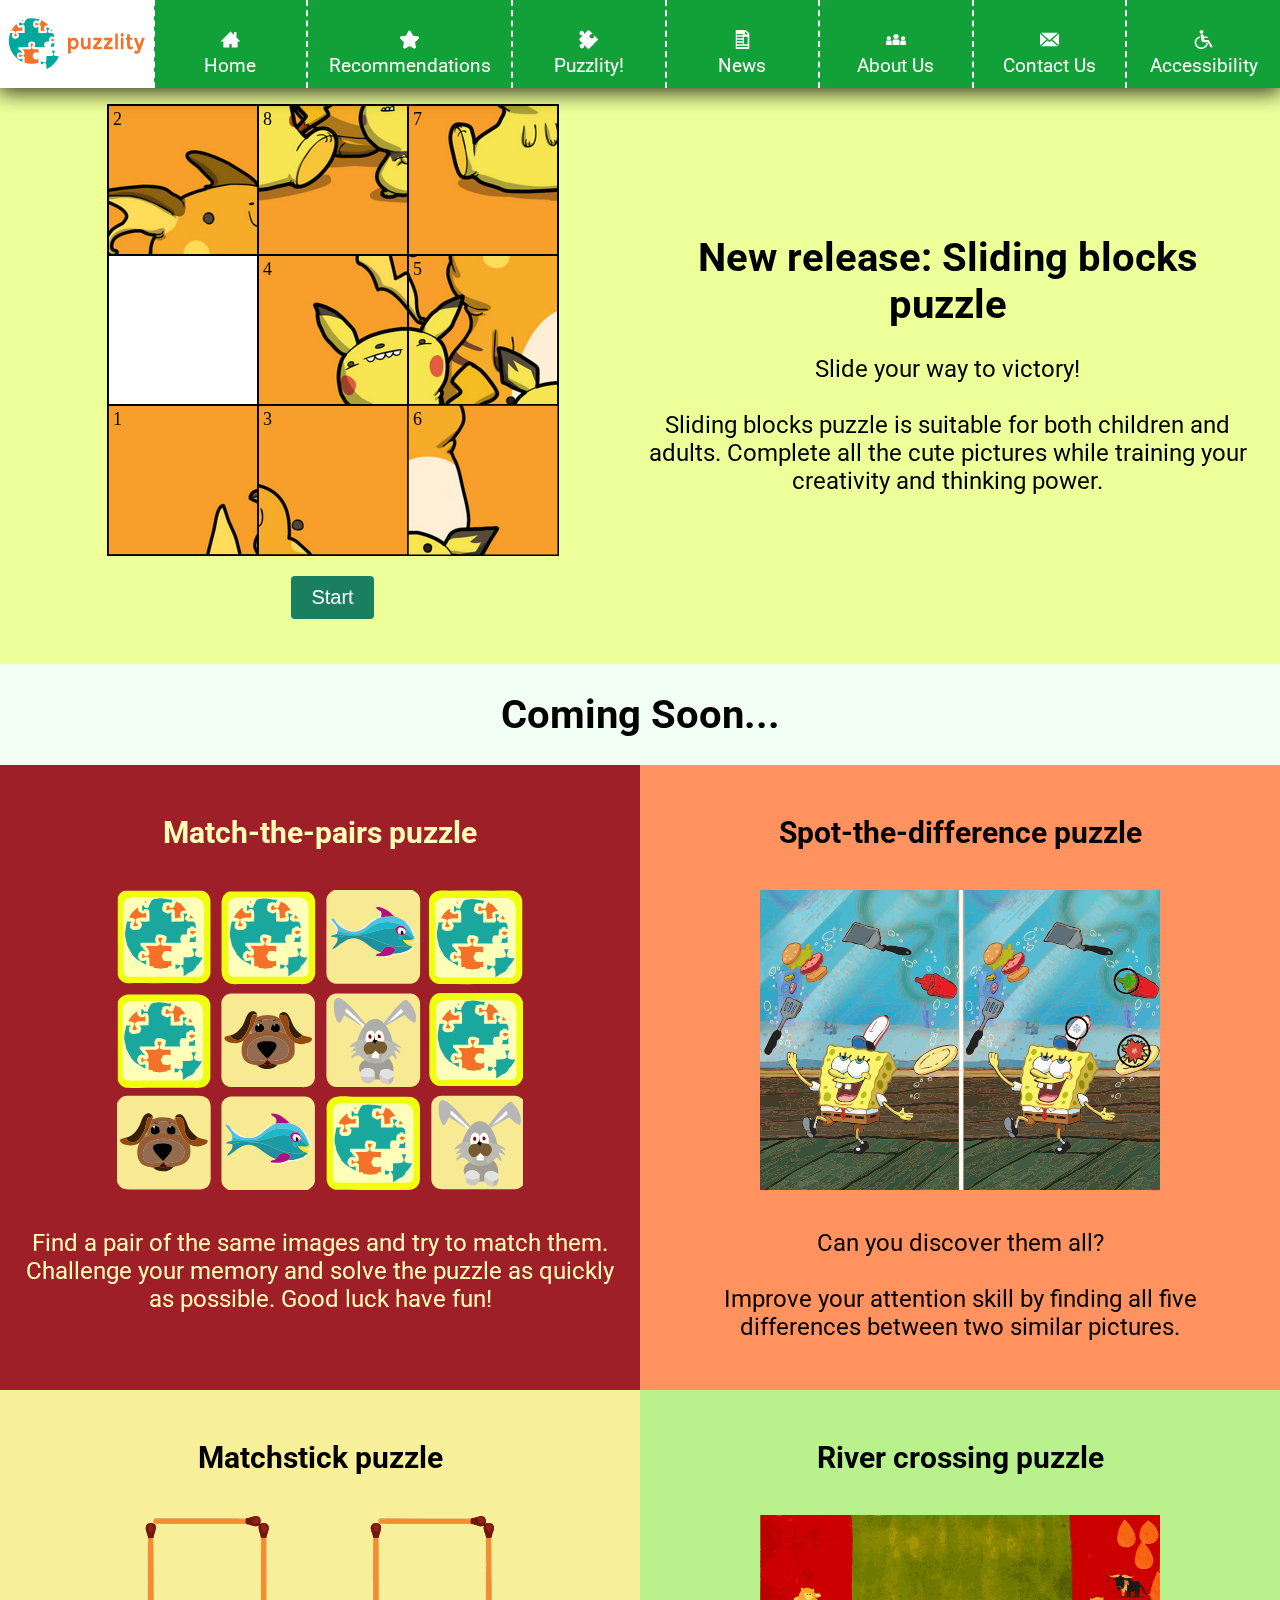
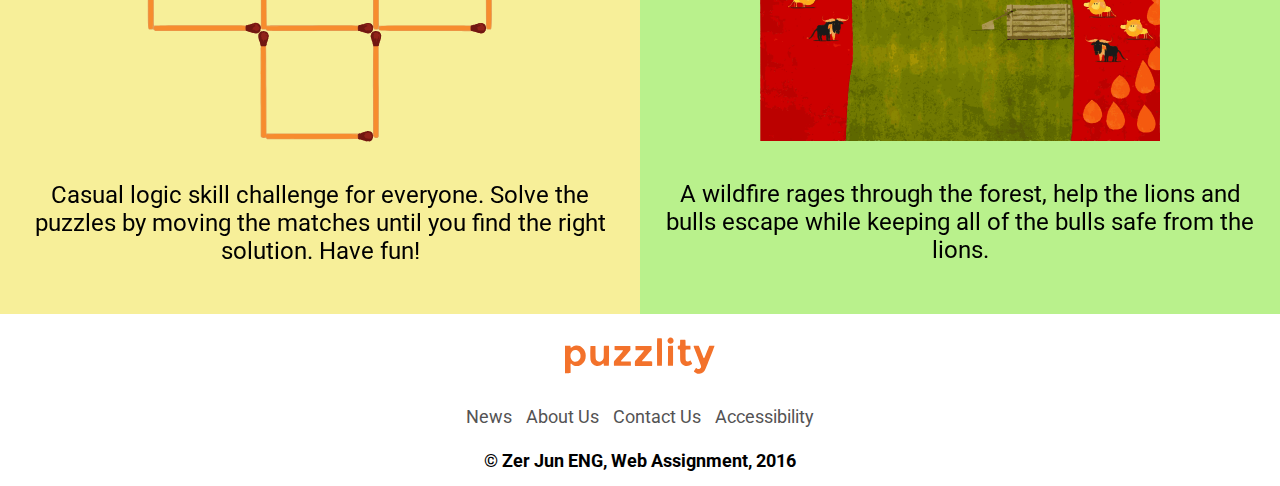
<file: puzzles.html>
<!DOCTYPE html>
<html lang="en">

<head>
  <!--Written by Zer Jun Eng-->
  <meta charset="utf-8">
  <meta name="author" content="Zer Jun Eng">
  <meta name="viewport" content="width=device-width, initial-scale=1.0">

  <title>Puzzlity - Your daily dose of fun</title>
  <!--Link Google Roboto font, a favicon and stylesheets-->
  <link href="https://fonts.googleapis.com/css?family=Roboto" rel="stylesheet">
  <link rel="icon" href="./images/logo/logo_globe.png">
  <link rel="stylesheet" href="./css/style.css">
  <link rel="stylesheet" href="./css/puzzles.css">

  <!--Menu system script-->
  <script defer src="./javascript/menu.js"></script>

  <!--Puzzle game script-->
  <script defer src="./javascript/puzzles.js"></script>
</head>

<body>
  <!--This div element is the dark overlay when the menu is open-->
  <div id="mobile_menu_overlay"></div>

  <header>
    <!--Logo to be shown on mobile platform-->
    <div id="mobile_logo">
      <a href="/com1008">
        <img src="./images/logo/logo_globe.svg" alt="Main Logo of Puzzlity" height="120" width="120">
      </a>
    </div>

    <button type="button" id="mobile_menu_button" onClick="openMenu()">
      <img src="./images/menu_icon/menu.svg" alt="Hamburger menu icon" height="20" width="20">Menu
    </button>

    <!--Off-canvas menu on mobile display-->
    <nav id="mobile_menu">
      <a href="javascript:void(0)" id="close_button" onclick="closeMenu()">&times;</a>
      <ul>
        <!--Credit: all the menu icons are free licenses from flaticon.com. Edited using Adobe Illustrator.-->
        <li>
          <a href="/com1008">
            <img class="menu_icon" src="./images/menu_icon/home.svg" alt="Home icon" height="25" width="25">Home
          </a>
        </li>
        <li>
          <a href="recommendations">
            <img class="menu_icon" src="./images/menu_icon/star.svg" alt="Star icon" height="25" width="25">Recommendations
          </a>
        </li>
        <li>
          <a href="puzzles">
            <img class="menu_icon" src="./images/menu_icon/puzzle.svg" alt="Puzzle icon" height="25" width="25">Puzzlity!
          </a>
        </li>
        <li>
          <a href="news">
            <img class="menu_icon" src="./images/menu_icon/news.svg" alt="News icon" height="25" width="25">News
          </a>
        </li>
        <li>
          <a href="about">
            <img class="menu_icon" src="./images/menu_icon/about.svg" alt="About icon" height="25" width="25">About Us
          </a>
        </li>
        <li>
          <a href="contact">
            <img class="menu_icon" src="./images/menu_icon/contact.svg" alt="Contact icon" height="25" width="25">Contact Us
          </a>
        </li>
        <li>
          <a href="accessibility">
            <img class="menu_icon" src="./images/menu_icon/accessibility.svg" alt="Accessibility icon" height="25" width="25">Accessibility
          </a>
        </li>
      </ul>
    </nav>

    <!--Horizontal menu bar on desktop display-->
    <nav id="desktop_menu">
      <table>
        <!--Credit: all the vector menu icons are free license from flaticon.com. Edited using Adobe Illustrator.-->
        <tr>
          <td class="logo_box">
            <a id="desktop_logo" href="/com1008">
              <img id="full" src="./images/logo/logo_full.svg" alt="Main Logo of Puzzlity" height="95" width="95">
              <img id="globe" src="./images/logo/logo_globe.svg" alt="Main Logo of Puzzlity" height="50" width="50">
              <img id="word" src="./images/logo/logo_word.svg" alt="Main Logo of Puzzlity" height="51" width="87">
            </a>
          </td>
          <td>
            <a href="/com1008">
              <span class="vertical_align">
                <img class="menu_icon" src="./images/menu_icon/home.svg" alt="Home icon" height="40" width="40">
                <span class="desc"><br>Home</span>
              </span>
            </a>
          </td>
          <td class="longer">
            <a href="recommendations">
              <span class="vertical_align">
                <img class="menu_icon" src="./images/menu_icon/star.svg" alt="Star icon" height="40" width="40">
                <span class="desc"><br>Recommendations</span>
              </span>
            </a>
          </td>
          <td>
            <a href="puzzles">
              <span class="vertical_align">
                <img class="menu_icon" src="./images/menu_icon/puzzle.svg" alt="Puzzle icon" height="40" width="40">
                <span class="desc"><br>Puzzlity!</span>
              </span>
            </a>
          </td>
          <td>
            <a href="news">
              <span class="vertical_align">
                <img class="menu_icon" src="./images/menu_icon/news.svg" alt="News icon" height="40" width="40">
                <span class="desc"><br>News</span>
              </span>
            </a>
          </td>
          <td>
            <a href="about">
              <span class="vertical_align">
                <img class="menu_icon" src="./images/menu_icon/about.svg" alt="About icon" height="40" width="40">
                <span class="desc"><br>About Us</span>
              </span>
            </a>
          </td>
          <td>
            <a href="contact">
              <span class="vertical_align">
                <img class="menu_icon" src="./images/menu_icon/contact.svg" alt="Contact icon" height="40" width="40">
                <span class="desc"><br>Contact Us</span>
              </span>
            </a>
          </td>
          <td>
            <a href="accessibility">
              <span class="vertical_align">
                <img class="menu_icon" src="./images/menu_icon/accessibility.svg" alt="Accessibility icon" height="40" width="40">
                <span class="desc"><br>Accessibility</span>
              </span>
            </a>
          </td>
        </tr>
      </table>
    </nav>
  </header>

  <!--Push the main content down so it won't be blocked by the fixed horizontal desktop menu-->
  <div id="space"></div>

  <main>
    <section class="sliding">
      <div class="flexbox">
        <div class="flexleft">
          <canvas id="game" height="300" width="300"></canvas>
          <button type="button" id="start" onclick="nextImage()">Start</button>
        </div>
        <div class="flexright">
          <h1 id="new">New release: Sliding blocks puzzle</h1>
          <p>Slide your way to victory!<br><br>Sliding blocks puzzle is suitable
          for both children and adults. Complete all the cute pictures while
          training your creativity and thinking power.</p>
        </div>
      </div>
    </section>

    <!--Coming soon-->
    <h1 id="soon">Coming Soon...</h1>

    <!--Credit: all these images are from Google Images, converted into SVG file format using https://www.vectorizer.io/-->
    <div class="flexbox_one">
      <!--Match-the-pairs puzzle-->
      <section class="match">
        <h2>Match-the-pairs puzzle</h2>
        <img id="match_the_pairs" src="./images/recommendations/match-the-pairs.svg"
             alt="Image of match-the-pairs puzzle game" width="250">
        <p>Find a pair of the same images and try to match them. Challenge your memory and solve the
          puzzle
          as quickly as possible. Good luck have fun!
        </p>
      </section>

      <!--Spot-the-difference puzzle-->
      <section class="spot">
        <h2>Spot-the-difference puzzle</h2>
        <img id="spot_the_difference" src="./images/recommendations/spot-the-difference.svg"
             alt="Image of spot-the-difference puzzle game" width="250">
        <p>Can you discover them all? <br><br>Improve your attention skill by finding all five
          differences between
          two similar pictures.</p>
      </section>
    </div>
    <div class="flexbox_two">
      <!--Extra: Matchstick puzzle-->
      <section class="matchstick">
        <h2>Matchstick puzzle</h2>
        <img id="matchstick" src="./images/recommendations/matchstick.svg"
             alt="Image of matchstick puzzle game" width="250">
        <p>Casual logic skill challenge for everyone. Solve the puzzles by moving the matches until
          you find the
          right solution. Have fun! </p>
      </section>

      <!--Extra: River-crossing puzzle-->
      <section class="river">
        <h2>River crossing puzzle</h2>
        <img id="river" src="./images/recommendations/river-crossing.svg"
             alt="Image of river crossing puzzle game" width="250">
        <p>A wildfire rages through the forest, help the lions and bulls escape while keeping all of
          the bulls safe from the lions.</p>
      </section>
    </div>
  </main>

  <!--Footer template on all pages-->
  <footer>
    <a href="/com1008">
      <img id="footer_logo" src="./images/logo/logo_word.svg" alt="Footer logo: puzzlity" width="120">
    </a>

    <ul class="footer_nav">
      <li><a class="footer_link" href="news">News</a></li>
      <li><a class="footer_link" href="about">About Us</a></li>
      <li><a class="footer_link" href="contact">Contact Us</a></li>
      <li><a class="footer_link" href="accessibility">Accessibility</a></li>
    </ul>

    <h4 id="footer_copyright">&copy; Zer Jun ENG, Web Assignment, 2016</h4>
  </footer>
</body>

</html>
</file>
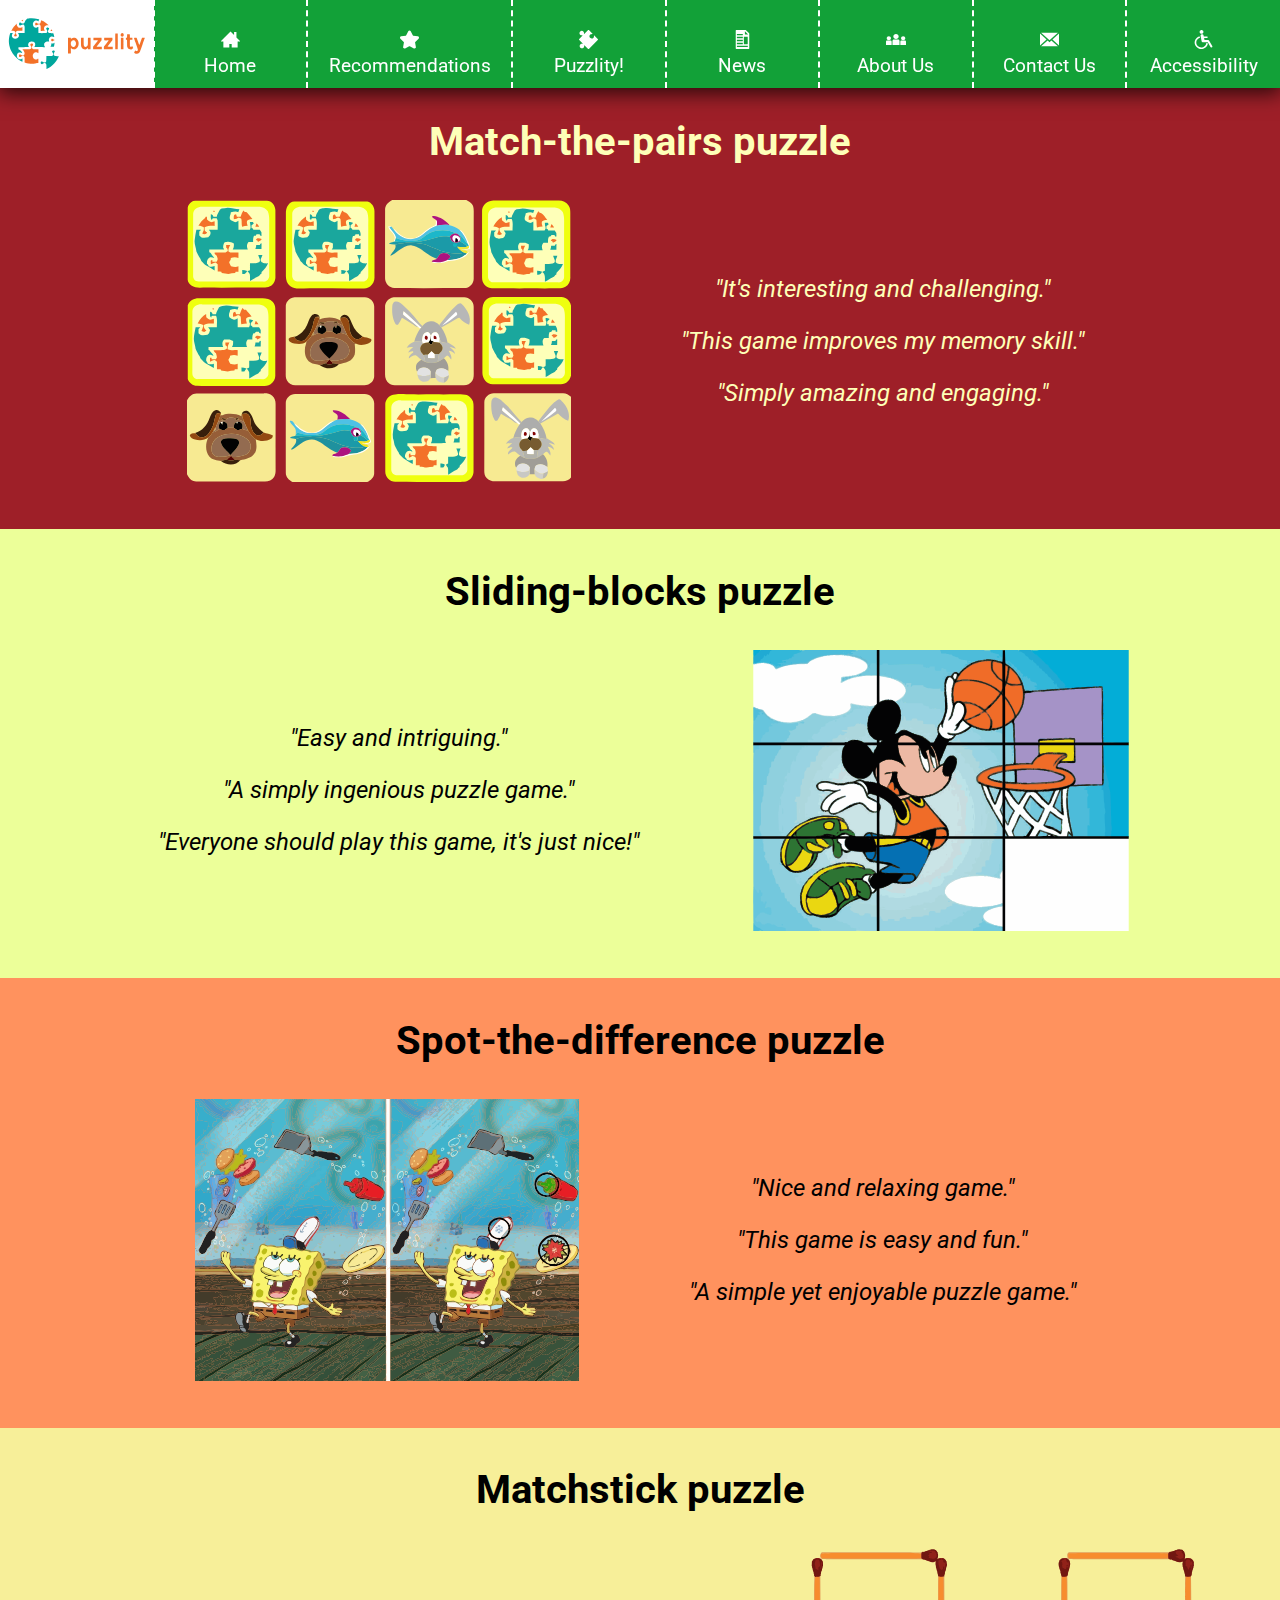
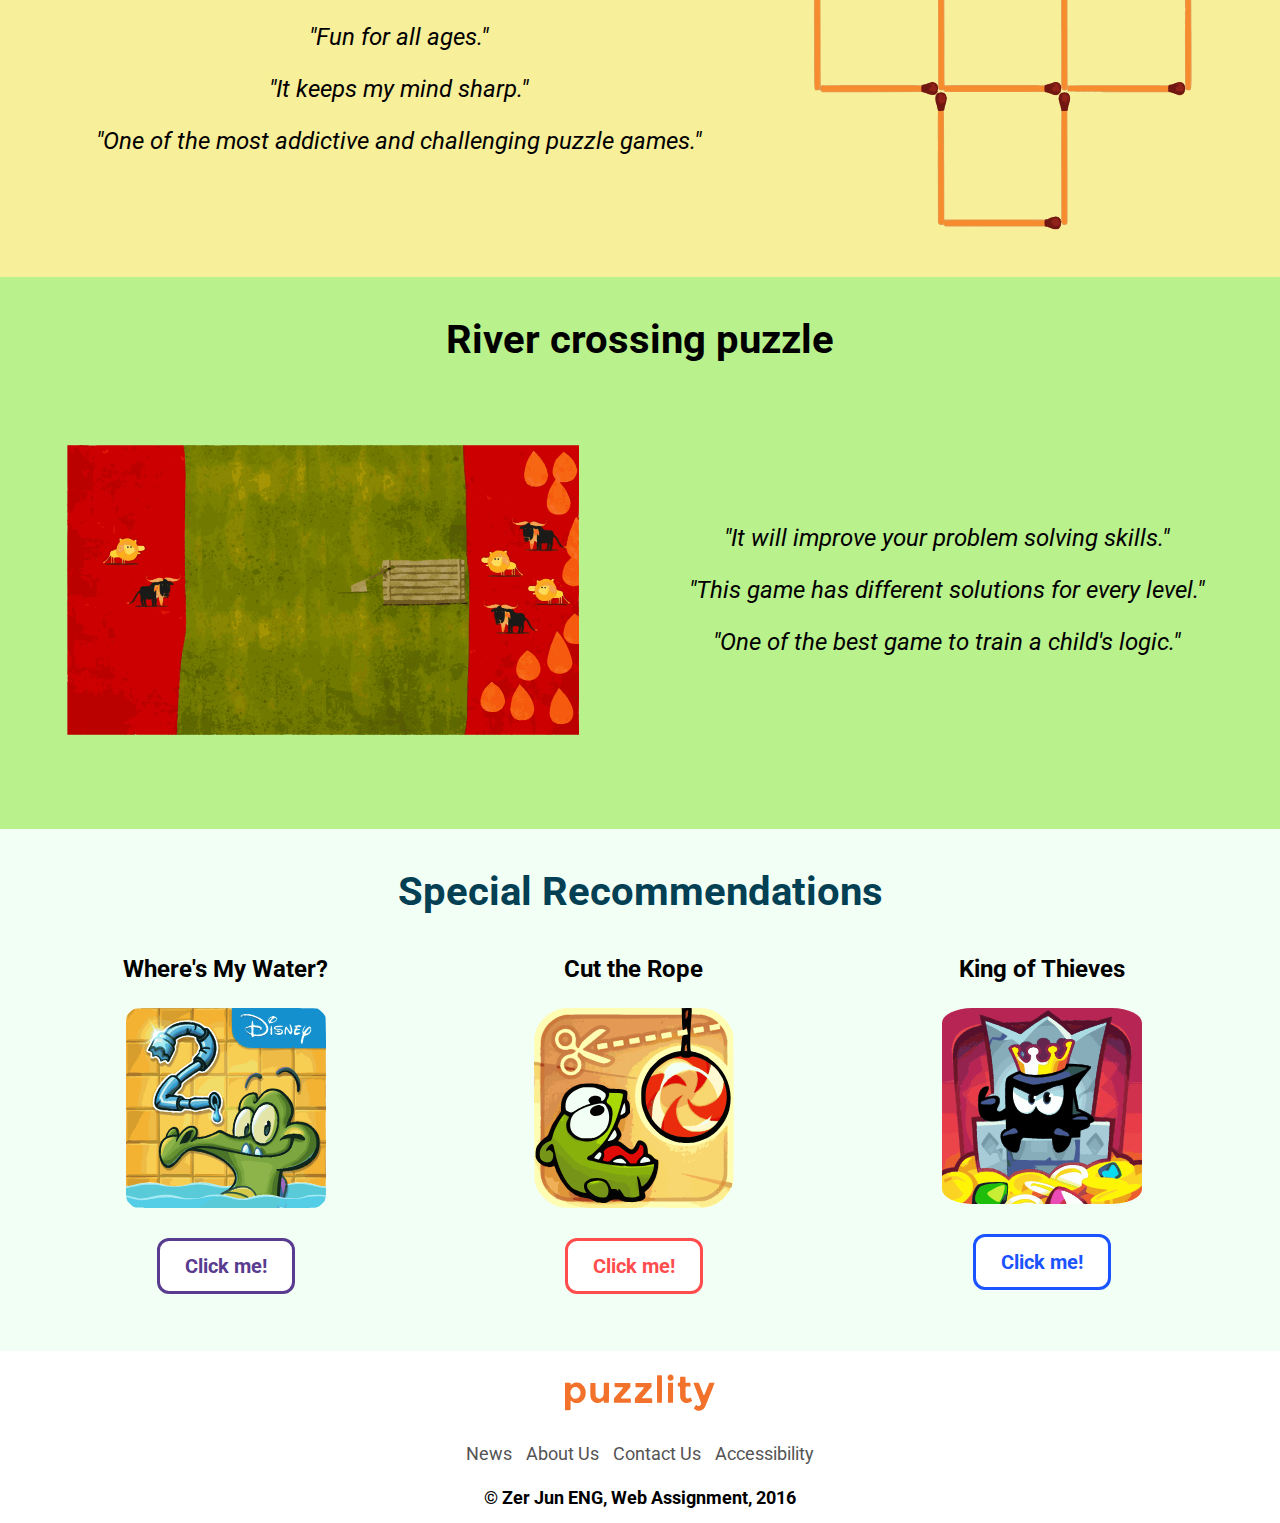
<file: recommendations.html>
<!DOCTYPE html>
<html lang="en">

<head>
  <!--Written by Zer Jun Eng-->
  <meta charset="utf-8">
  <meta name="author" content="Zer Jun Eng">
  <meta name="viewport" content="width=device-width, initial-scale=1">

  <title>Puzzlity - About Us</title>
  <!--Link Google Roboto font, a favicon and stylesheets-->
  <link href="https://fonts.googleapis.com/css?family=Roboto" rel="stylesheet">
  <link rel="icon" href="./images/logo/logo_globe.png">
  <link rel="stylesheet" href="./css/style.css">
  <link rel="stylesheet" href="./css/recommendations.css">

  <script defer src="./javascript/menu.js"></script>
</head>

<body>
  <!--This div element is the dark overlay when the menu is open-->
  <div id="mobile_menu_overlay"></div>

  <header>
    <!--Logo to be shown on mobile platform-->
    <div id="mobile_logo">
      <a href="/com1008">
        <img src="./images/logo/logo_globe.svg" alt="Main Logo of Puzzlity" height="120" width="120">
      </a>
    </div>

    <button type="button" id="mobile_menu_button" onClick="openMenu()">
      <img src="./images/menu_icon/menu.svg" alt="Hamburger menu icon" height="20" width="20">Menu
    </button>

    <!--Off-canvas menu on mobile display-->
    <nav id="mobile_menu">
      <a href="javascript:void(0)" id="close_button" onclick="closeMenu()">&times;</a>
      <ul>
        <!--Credit: all the menu icons are free licenses from flaticon.com. Edited using Adobe Illustrator.-->
        <li>
          <a href="/com1008">
            <img class="menu_icon" src="./images/menu_icon/home.svg" alt="Home icon" height="25" width="25">Home
          </a>
        </li>
        <li>
          <a href="recommendations">
            <img class="menu_icon" src="./images/menu_icon/star.svg" alt="Star icon" height="25" width="25">Recommendations
          </a>
        </li>
        <li>
          <a href="puzzles">
            <img class="menu_icon" src="./images/menu_icon/puzzle.svg" alt="Puzzle icon" height="25" width="25">Puzzlity!
          </a>
        </li>
        <li>
          <a href="news">
            <img class="menu_icon" src="./images/menu_icon/news.svg" alt="News icon" height="25" width="25">News
          </a>
        </li>
        <li>
          <a href="about">
            <img class="menu_icon" src="./images/menu_icon/about.svg" alt="About icon" height="25" width="25">About Us
          </a>
        </li>
        <li>
          <a href="contact">
            <img class="menu_icon" src="./images/menu_icon/contact.svg" alt="Contact icon" height="25" width="25">Contact Us
          </a>
        </li>
        <li>
          <a href="accessibility">
            <img class="menu_icon" src="./images/menu_icon/accessibility.svg" alt="Accessibility icon" height="25" width="25">Accessibility
          </a>
        </li>
      </ul>
    </nav>

    <!--Horizontal menu bar on desktop display-->
    <nav id="desktop_menu">
      <table>
        <!--Credit: all the vector menu icons are free license from flaticon.com. Edited using Adobe Illustrator.-->
        <tr>
          <td class="logo_box">
            <a id="desktop_logo" href="/com1008">
              <img id="full" src="./images/logo/logo_full.svg" alt="Main Logo of Puzzlity" height="95" width="95">
              <img id="globe" src="./images/logo/logo_globe.svg" alt="Main Logo of Puzzlity" height="50" width="50">
              <img id="word" src="./images/logo/logo_word.svg" alt="Main Logo of Puzzlity" height="51" width="87">
            </a>
          </td>
          <td>
            <a href="/com1008">
              <span class="vertical_align">
                <img class="menu_icon" src="./images/menu_icon/home.svg" alt="Home icon" height="40" width="40">
                <span class="desc"><br>Home</span>
              </span>
            </a>
          </td>
          <td class="longer">
            <a href="recommendations">
              <span class="vertical_align">
                <img class="menu_icon" src="./images/menu_icon/star.svg" alt="Star icon" height="40" width="40">
                <span class="desc"><br>Recommendations</span>
              </span>
            </a>
          </td>
          <td>
            <a href="puzzles">
              <span class="vertical_align">
                <img class="menu_icon" src="./images/menu_icon/puzzle.svg" alt="Puzzle icon" height="40" width="40">
                <span class="desc"><br>Puzzlity!</span>
              </span>
            </a>
          </td>
          <td>
            <a href="news">
              <span class="vertical_align">
                <img class="menu_icon" src="./images/menu_icon/news.svg" alt="News icon" height="40" width="40">
                <span class="desc"><br>News</span>
              </span>
            </a>
          </td>
          <td>
            <a href="about">
              <span class="vertical_align">
                <img class="menu_icon" src="./images/menu_icon/about.svg" alt="About icon" height="40" width="40">
                <span class="desc"><br>About Us</span>
              </span>
            </a>
          </td>
          <td>
            <a href="contact">
              <span class="vertical_align">
                <img class="menu_icon" src="./images/menu_icon/contact.svg" alt="Contact icon" height="40" width="40">
                <span class="desc"><br>Contact Us</span>
              </span>
            </a>
          </td>
          <td>
            <a href="accessibility">
              <span class="vertical_align">
                <img class="menu_icon" src="./images/menu_icon/accessibility.svg" alt="Accessibility icon" height="40" width="40">
                <span class="desc"><br>Accessibility</span>
              </span>
            </a>
          </td>
        </tr>
      </table>
    </nav>
  </header>

  <!--Push the main content down so it won't be blocked by the fixed horizontal desktop menu-->
  <div id="space"></div>

  <main>
    <!--Credit: all these images are from Google Images, converted into SVG file format using https://www.vectorizer.io/-->
    <!--Match-the-pairs puzzle-->
    <section class="match">
      <h1>Match-the-pairs puzzle</h1>
      <div class="flexbox">
        <img id="match_the_pairs" src="./images/recommendations/match-the-pairs.svg"
             alt="Image of match-the-pairs puzzle game" width="250">
        <div class="flextext">
          <p class="review">"It's interesting and challenging."</p>
          <p class="review">"This game improves my memory skill."</p>
          <p class="review">"Simply amazing and engaging."</p>
        </div>
      </div>
    </section>

    <!--Sliding-blocks puzzle-->
    <section class="sliding">
      <h1>Sliding-blocks puzzle</h1>
      <div class="flexbox">
        <img id="sliding_blocks" src="./images/recommendations/sliding-blocks.svg"
             alt="Image of sliding-blocks puzzle game" width="250">
        <div class="flextext">
          <p class="review">"Easy and intriguing."</p>
          <p class="review">"A simply ingenious puzzle game."</p>
          <p class="review">"Everyone should play this game, it's just nice!"</p>
        </div>
      </div>
    </section>

    <!--Spot-the-difference puzzle-->
    <section class="spot">
      <h1>Spot-the-difference puzzle</h1>
      <div class="flexbox">
        <img id="spot_the_difference" src="./images/recommendations/spot-the-difference.svg"
             alt="Image of spot-the-difference puzzle game" width="250">
        <div class="flextext">
          <p class="review">"Nice and relaxing game."</p>
          <p class="review">"This game is easy and fun."</p>
          <p class="review">"A simple yet enjoyable puzzle game."</p>
        </div>
      </div>
    </section>

    <!--Extra: Matchstick puzzle-->
    <section class="matchstick">
      <h1>Matchstick puzzle</h1>
      <div class="flexbox">
        <img id="matchstick" src="./images/recommendations/matchstick.svg"
             alt="Image of matchstick puzzle game" width="250">
        <div class="flextext">
          <p class="review">"Fun for all ages."</p>
          <p class="review">"It keeps my mind sharp."</p>
          <p class="review">"One of the most addictive and challenging puzzle games."</p>
        </div>
      </div>
    </section>

    <!--Extra: River-crossing puzzle-->
    <section class="river">
      <h1>River crossing puzzle</h1>
      <div class="flexbox">
        <img id="river" src="./images/recommendations/river-crossing.svg"
             alt="Image of river crossing puzzle game" width="250">
        <div class="flextext">
          <p class="review">"It will improve your problem solving skills."</p>
          <p class="review">"This game has different solutions for every level."</p>
          <p class="review">"One of the best game to train a child's logic."</p>
        </div>
      </div>
    </section>

    <!--Extra: Special Recommendations Section-->
    <section class="special">
      <h1>Special Recommendations</h1>
      <div class="flexbox">
        <div class="first_special">
          <h2>Where's My Water?</h2>
          <img class="special_img" src="./images/recommendations/wheres-my-water.svg"
               alt="Image of Where's My Water puzzle game" height="200" width="200">
          <a class="clickMe" href="http://games.disney.co.uk/disney-xd/wheres-my-water">Click me!</a>
        </div>

        <div class="second_special">
          <h2>Cut the Rope</h2>
          <img class="special_img" src="./images/recommendations/cut-the-rope.svg"
               alt="Image of Cut the Rope puzzle game" height="200" width="200">
          <a class="clickMe" href="http://www.cuttherope.net/">Click me!</a>
        </div>

        <div class="third_special">
          <h2>King of Thieves</h2>
          <img class="special_img" src="./images/recommendations/king-of-thieves.svg"
               alt="Image of Where's My Water puzzle game" height="200" width="200">
          <a class="clickMe" href="http://www.kingofthieves.com/">Click me!</a>
        </div>
      </div>
    </section>
  </main>

  <!--Footer template on all pages-->
  <footer>
    <a href="/com1008">
      <img id="footer_logo" src="./images/logo/logo_word.svg" alt="Footer logo: puzzlity" width="120">
    </a>

    <ul class="footer_nav">
      <li><a class="footer_link" href="news">News</a></li>
      <li><a class="footer_link" href="about">About Us</a></li>
      <li><a class="footer_link" href="contact">Contact Us</a></li>
      <li><a class="footer_link" href="accessibility">Accessibility</a></li>
    </ul>

    <h4 id="footer_copyright">&copy; Zer Jun ENG, Web Assignment, 2016</h4>
  </footer>
</body>

</html>
</file>
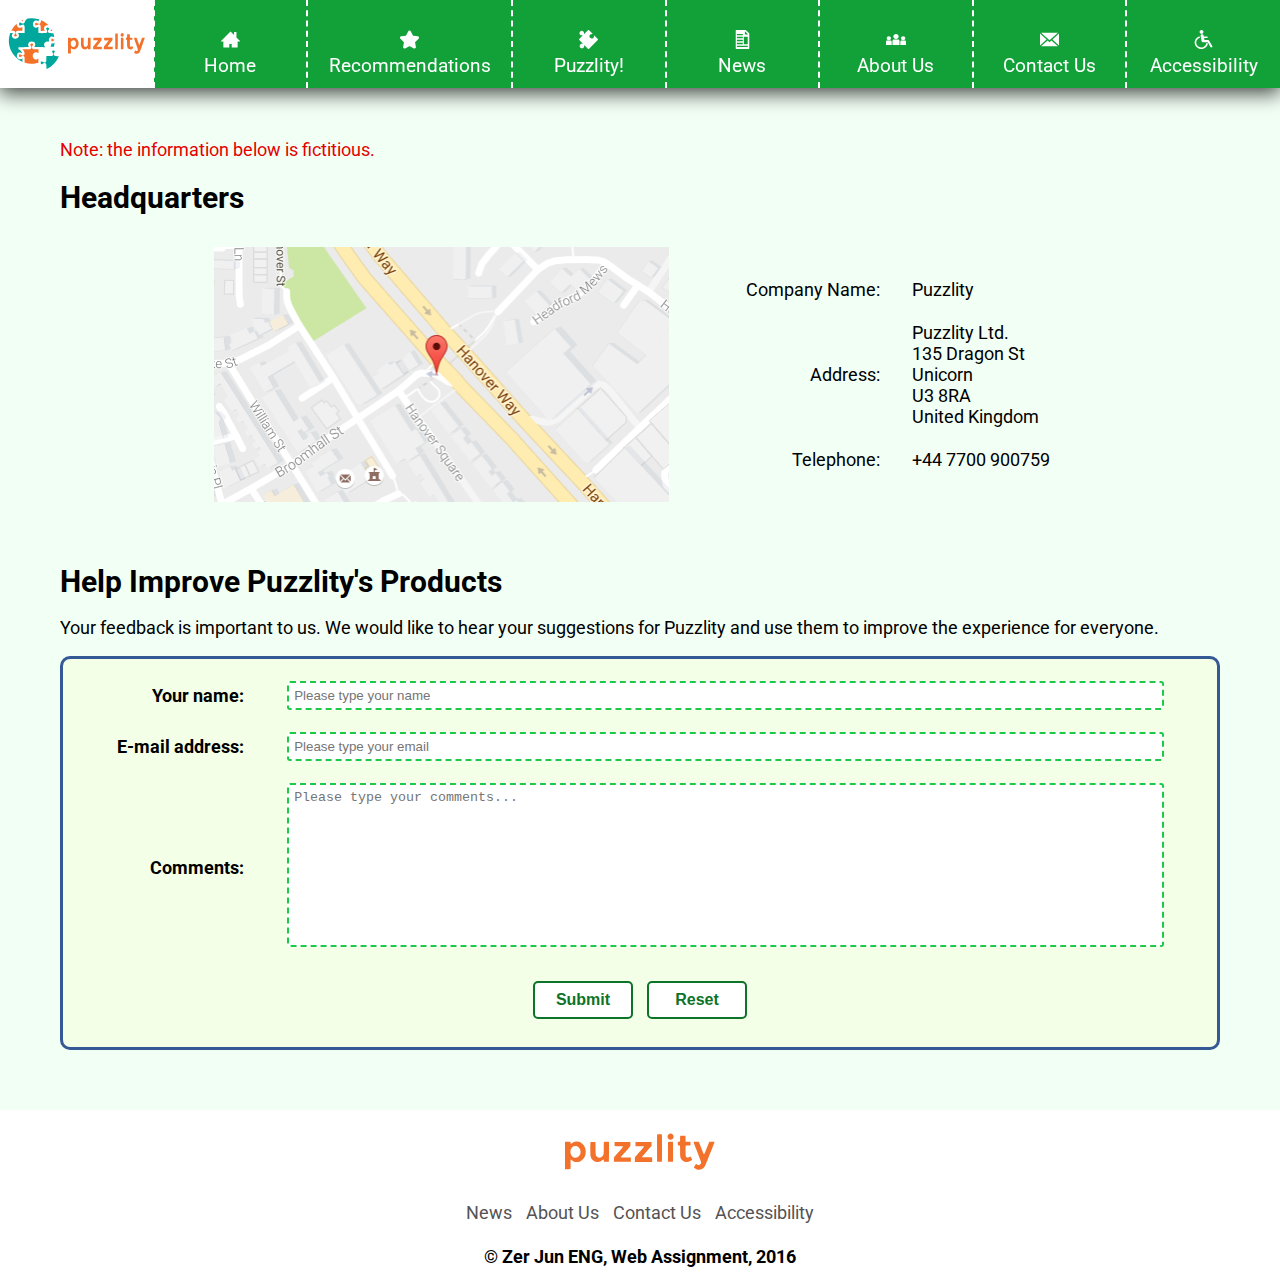
<file: main/contact_us.html>
<!DOCTYPE html>
<html lang="en">

<head>
  <!--Written by Zer Jun Eng-->
  <meta charset="utf-8">
  <meta name="author" content="Zer Jun Eng">
  <meta name="viewport" content="width=device-width, initial-scale=1">
  <meta name="viewport" content="width=device-width, user-scalable=no">

  <title>Puzzlity - Contact Us</title>
  <!--Link Google Roboto font, a favicon and stylesheets-->
  <link href="https://fonts.googleapis.com/css?family=Roboto" rel="stylesheet">
  <link rel="icon" href="../images/logo/logo_globe.png">
  <link rel="stylesheet" href="../css/style.css">
  <link rel="stylesheet" href="../css/contact_us.css">
</head>

<body>
  <!--This div element is the dark overlay when the menu is open-->
  <div id="mobile_menu_overlay"></div>

  <header>
    <!--Logo to be shown on mobile platform-->
    <div id="mobile_logo">
      <a href="../index.html"><img src="../images/logo/logo_globe.svg" alt="Main Logo of Puzzlity"
                                   height="120" width="120"></a>
    </div>

    <button type="button" id="mobile_menu_button" onClick="openMenu()"><img
        src="../images/menu_icon/menu.svg" alt="Hamburger menu icon" height="20" width="20">Menu
    </button>

    <!--Off-canvas menu on mobile display-->
    <nav id="mobile_menu">
      <a href="javascript:void(0)" id="close_button" onclick="closeMenu()">&times;</a>
      <ul>
        <!--Credit: all the menu icons are free licenses from flaticon.com. Edited using Adobe Illustrator.-->
        <li><a href="../index.html"><img class="menu_icon" src="../images/menu_icon/home.svg"
                                         alt="Home icon" height="25" width="25">Home</a></li>
        <li><a href="recommendations.html"><img class="menu_icon" src="../images/menu_icon/star.svg"
                                                alt="Star icon" height="25" width="25">Recommendations</a>
        </li>
        <li><a href="puzzles.html"><img class="menu_icon" src="../images/menu_icon/puzzle.svg"
                                        alt="Puzzle icon" height="25" width="25">Puzzlity!</a></li>
        <li><a href="news.html"><img class="menu_icon" src="../images/menu_icon/news.svg"
                                     alt="News icon" height="25" width="25">News</a></li>
        <li><a href="about_us.html"><img class="menu_icon" src="../images/menu_icon/about.svg"
                                         alt="About icon" height="25" width="25">About Us</a></li>
        <li><a href="contact_us.html"><img class="menu_icon" src="../images/menu_icon/contact.svg"
                                           alt="Contact icon" height="25" width="25">Contact Us</a>
        </li>
        <li><a href="accessibility.html"><img class="menu_icon"
                                              src="../images/menu_icon/accessibility.svg"
                                              alt="Accessibility icon" height="25" width="25">Accessibility</a>
        </li>
      </ul>
    </nav>

    <!--Horizontal menu bar on desktop display-->
    <nav id="desktop_menu">
      <table>
        <!--Credit: all the vector menu icons are free license from flaticon.com. Edited using Adobe Illustrator.-->
        <tr>
          <td class="logo_box">
            <a id="desktop_logo" href="../index.html">
              <img id="full" src="../images/logo/logo_full.svg" alt="Main Logo of Puzzlity"
                   height="95" width="95">
              <img id="globe" src="../images/logo/logo_globe.svg" alt="Main Logo of Puzzlity"
                   height="50" width="50">
              <img id="word" src="../images/logo/logo_word.svg" alt="Main Logo of Puzzlity"
                   height="56" width="90">
            </a>
          </td>
          <td>
            <a href="../index.html">
              <span class="vertical_align"><img class="menu_icon" src="../images/menu_icon/home.svg"
                                                alt="Home icon" height="40" width="40"><span
                  class="desc"><br>Home</span></span>
            </a>
          </td>
          <td class="longer">
            <a href="recommendations.html">
              <span class="vertical_align"><img class="menu_icon" src="../images/menu_icon/star.svg"
                                                alt="Star icon" height="40" width="40"><span
                  class="desc"><br>Recommendations</span></span>
            </a>
          </td>
          <td>
            <a href="puzzles.html">
              <span class="vertical_align"><img class="menu_icon" src="../images/menu_icon/puzzle.svg"
                                                alt="Puzzle icon" height="40" width="40"><span
                  class="desc"><br>Puzzlity!</span></span>
            </a>
          </td>
          <td>
            <a href="news.html">
              <span class="vertical_align"><img class="menu_icon" src="../images/menu_icon/news.svg"
                                                alt="News icon" height="40" width="40"><span
                  class="desc"><br>News</span></span>
            </a>
          </td>
          <td>
            <a href="about_us.html">
              <span class="vertical_align"><img class="menu_icon" src="../images/menu_icon/about.svg"
                                                alt="About icon" height="40" width="40"><span
                  class="desc"><br>About Us</span></span>
            </a>
          </td>
          <td>
            <a href="contact_us.html">
              <span class="vertical_align"><img class="menu_icon"
                                                src="../images/menu_icon/contact.svg"
                                                alt="Contact icon" height="40" width="40"><span
                  class="desc"><br>Contact Us</span></span>
            </a>
          </td>
          <td>
            <a href="accessibility.html">
              <span class="vertical_align"><img class="menu_icon"
                                                src="../images/menu_icon/accessibility.svg"
                                                alt="Accessibility icon" height="40" width="40"><span
                  class="desc"><br>Accessibility</span></span>
            </a>
          </td>
        </tr>
      </table>
    </nav>
  </header>

  <!--Push the main content down so it won't be blocked by the fixed horizontal desktop menu-->
  <div id="space"></div>

  <main>
    <section class="headquarters">
      <p id="note">Note: the information below is fictitious.</p>
      <h1>Headquarters</h1>
      <div>
        <img src="../images/contact_us/headquarters.png" alt="Image of headquarters location"
             height="151" width="270">
        <table>
          <tr>
            <td class="label">Company Name:</td>
            <td>Puzzlity</td>
          </tr>
          <tr>
            <td class="label">Address:</td>
            <td>Puzzlity Ltd.<br> 135 Dragon St<br> Unicorn<br> U3 8RA<br> United Kingdom<br></td>
          </tr>
          <tr>
            <td class="label">Telephone:</td>
            <td>+44 7700 900759</td>
          </tr>
        </table>
      </div>
    </section>

    <section class="feedback">
      <h1>Help Improve Puzzlity's Products</h1>
      <p>Your feedback is important to us. We would like to hear your suggestions for Puzzlity
        and use them to improve the experience for everyone.</p>

      <form name="myForm" action="" method="get">
        <!-- the following line must be included as it is required by the cgi script -->
        <input type="hidden" name="recipient" value="">

        <!-- full details at: http://www.scriptarchive.com/formmail.html -->
        <input type="hidden" name="subject" value="Customer Feedback"/>

        <table>
          <tr>
            <td class="label"><label for="from">Your name: </label></td>
            <td><input type="text" name="from" id="from" maxlength="40" size="20"
                       placeholder="Please type your name" required></td>
          </tr>
          <tr>
            <td class="label"><label for="email">E-mail address: </label></td>
            <td><input type="email" name="email" id="email" placeholder="Please type your email"
                       maxlength="40" size="20" required></td>
          </tr>
          <tr class="comments">
            <td class="label"><label for="comments">Comments: </label></td>
            <td><textarea name="comments" id="comments" placeholder="Please type your comments..."
                          rows="10" cols="20" required></textarea></td>
          </tr>
        </table>

        <!-- must have one button of type 'submit' in order to send the form to the cgi script -->
        <p class="buttons">
          <input type="submit" name="submit" id="submit" value="Submit">
          <input type="reset" name="reset" id="reset" value="Reset">
        </p>
      </form>
    </section>
  </main>

  <!--Footer template on all pages-->
  <footer>
    <a href="../index.html"><img id="footer_logo" src="../images/logo/logo_word.svg"
                                 alt="Footer logo: puzzlity" width="120"></a>

    <ul class="footer_nav">
      <li><a class="footer_link" href="news.html">News</a></li>
      <li><a class="footer_link" href="about_us.html">About Us</a></li>
      <li><a class="footer_link" href="contact_us.html">Contact Us</a></li>
      <li><a class="footer_link" href="accessibility.html">Accessibility</a></li>
    </ul>

    <h4 id="footer_copyright">&copy; Zer Jun ENG, Web Assignment, 2016</h4>
  </footer>

  <script src="../javascript/menu.js"></script>

</body>

</html>
</file>
<file: css/style.css>
/* Written by Zer Jun Eng, 2016*/

/*------------------CSS template for all pages------------------*/
body {
  font-family: Roboto, Verdana, Geneva, Tahoma, sans-serif;
  background-color: #f2fff5;
  margin: 0;
}

header {
  background-color: white;
}

main {
  padding: 0;
}

/* Company logo without name (globe) on mobile display */
header #mobile_logo {
  text-align: center;
  padding: 12px 0;
}

/*--------------------Menu button on mobile--------------------*/
#mobile_menu_button {
  /* Make the menu button fixed at top left corner as the user scrolls */
  position: fixed;
  top: 40px;
  left: -14px;
  border-radius: 7px;
  border-style: none;
  color: white;
  background: #12A138;
  font-size: 20px;
  padding: 20px 10px;
}

#mobile_menu_button img {
  /* Adjust hamburger icon relative to its original position*/
  position: relative;
  top: 3px;
  left: -3px;
  padding-right: 3px;
}

/*------------------Off-canvas menu on mobile------------------*/
#mobile_menu_overlay {
  /* Make the overlay cover whole page */
  position: fixed;
  top: 0;
  right: 0;
  bottom: 0;
  left: 0;
  z-index: 2; /* Higher stack order than body but lower than the menu */
  background-color: rgba(0, 0, 0, 0.8);
  visibility: hidden;
  opacity: 0;
  transition: opacity 0.3s; /* darken the background when the menu is out*/
}

#mobile_menu {
  position: fixed; /* Make the menu's position fixed as the user scrolls*/
  top: 0;
  left: 0;
  z-index: 3; /* Make the menu become top stack order */
  height: 100%;
  width: 0%; /* The menu is initially hidden */
  background-color: #12A138;
  transition: 0.5s; /* 0.5s to slide the menu */
  overflow-y: auto; /* Able to scroll the menu vertically when overflow*/
}

#mobile_menu ul {
  /* Make the list slide with the menu */
  position: absolute;
  top: 60px;
  right: 60px;
  padding: 0;
}

#mobile_menu ul li a {
  /* Adjust the postition of the list item*/
  display: block;
  padding: 16px 18px;
  width: 100%;
  text-decoration: none;
  font-size: 20px;
  color: white;
  border-bottom: 1px solid white;
}

#mobile_menu #close_button {
  /* Top right corner of the menu */
  position: absolute;
  top: 5px;
  right: 23px;
  font-size: 36px;
  color: white;
}

#mobile_menu .menu_icon {
  margin: 0 10px -5px 0;
}

/*---------------------Footer on all page----------------------*/
footer {
  /* Make the footer stay at the bottom*/
  position: relative;
  bottom: 0;
  width: 100%;
  text-align: center;
  background-color: white;
}

footer #footer_logo {
  padding: 20px;
}

footer .footer_nav {
  margin: 0;
  padding: 5px 0;
}

footer .footer_nav li {
  display: inline;
}

footer .footer_nav li .footer_link {
  display: inline-block;
  padding: 0 5px;
  color: #545354;
  text-decoration: none;
  transition: all 0.3s ease;
}

footer .footer_nav .footer_link:hover {
  /* Zoom the text and move the surrounding texts*/
  margin: 0 40px;
  color: #12A138;
  transform: scale(2.1);
}

footer #footer_copyright {
  font-size: 16px;
  padding: 15px;
  margin: 0;
}

/*-------------------------Media rules-------------------------*/
/* Hide the desktop menu on mobile display */
#desktop_menu {
  display: none;
}

@media screen and (min-width: 600px) {
  /* Hide all mobile elements */
  #mobile_logo, #mobile_menu_overlay, #mobile_menu_button, #mobile_menu {
    display: none;
  }

  /*---------------Horizontal menu---------------*/
  /* Display the desktop menu */
  #desktop_menu {
    display: block;
    position: fixed;
    top: 0;
    right: 0;
    left: 0;
  }

  #desktop_menu table {
    /* Customization */
    background-color: #12A138;
    border-collapse: collapse;
    box-shadow: 0px 4px 19px 1px rgba(0, 0, 0, 0.75);
    width: 100%;
    margin: 0;
    padding: 0;
    text-align: center;
  }

  /* Full logo to be shown on the top left corner inside the menu */
  #desktop_menu table tr .logo_box {
    background-color: white;
    padding: 5px;
    border: none;
  }

  #desktop_menu table tr .logo_box #full {
    display: block;
    position: relative;
    top: 3px;
    max-width: 95px;
    max-height: 101px;
    width: auto;
    height: auto;
    margin: 0 auto;
  }

  /*------To be displayed when screen width > 1200------*/
  #desktop_menu table tr .logo_box #globe {
    display: none;
  }

  #desktop_menu table tr .logo_box #word {
    display: none;
  }

  /*----------------------------------------------*/
  #desktop_menu table tr td {
    width: 12.5%;
    padding: 5px;
    border-left: 2px dashed white;
  }

  #desktop_menu table tr td .vertical_align {
    position: relative;
    top: 5px;
  }

  /* Only show menu icon */
  #desktop_menu table tr td .desc {
    display: none;
  }

  #desktop_menu table tr td a {
    /* Resize the text will get smaller when browser width changes*/
    display: inline-block;
    width: 100%; /* Make the link clickable in whole cell */
    height: 100%; /* Make the link clickable in whole cell */
    color: white;
    text-decoration: none;
    transition: all 0.3s ease;
  }

  #desktop_menu table tr td a:hover {
    /* Slightly zoom in effect */
    transform: scale(1.2, 1.2);
  }

  /* Lower transform scale of logo to prevent overflow*/
  #desktop_menu table tr td #desktop_logo:hover {
    transform: scale(1.1, 1.1);
  }

  #space {
    /* Create a space with same height as the desktop menu*/
    width: 100%;
    height: 109px;
  }
}

@media screen and (min-width: 1000px) {
  /*---------------Horizontal menu---------------*/
  /* Adjust the menu bar */
  #desktop_menu table tr td {
    width: 12%;
  }

  /* Increase width for recommendation element as the text is longer*/
  #desktop_menu table tr .longer {
    width: 16%;
  }

  #desktop_menu table tr td .vertical_align {
    position: relative;
    top: 5px;
  }

  #desktop_menu table tr td .menu_icon {
    height: 25px;
    width: 25px;
  }

  /* Display the icon with text */
  #desktop_menu table tr td .desc {
    display: inline;
    font-size: 1.5vw; /* 1.5% of viewport width */
  }

  /*---------------------Footer adjust----------------------*/
  footer #footer_logo {
    width: 150px;
  }

  footer .footer_nav {
    padding: 8px 0;
  }

  a.footer_link, footer #footer_copyright {
    font-size: 18px;
  }

  footer .footer_nav .footer_link:hover {
    /* Zoom the text and move the surrounding texts*/
    margin: 0 60px;
    color: #12A138;
    transform: scale(2.1);
  }
}

@media screen and (min-width: 1200px) {
  /* Tweakpoint used to slightly adjust the menu*/
  #desktop_menu table tr .logo_box #full {
    display: none;
  }

  /* Both the size of globe and word logo will adjust when browser width changes*/
  #desktop_menu table tr .logo_box #globe {
    display: inline-block;
    width: 4vw;
    height: 4vw;
    padding-top: 3px;
  }

  #desktop_menu table tr .logo_box #word {
    display: inline-block;
    /* Position the "puzzlity" to center of the globe */
    position: relative;
    bottom: 1.2vw;
    width: 6vw;
    height: 1.8vw;
    padding-left: 5px;
  }

  #desktop_menu table tr td .vertical_align {
    position: relative;
    top: 9px;
  }

  /* Adjust the menu icon size when screen width gets bigger */
  #desktop_menu table tr td .menu_icon {
    height: 1.5vw;
    width: 1.5vw;
  }

  #desktop_menu table tr td a {
    padding: 10px 0;
  }

  #space {
    /* Create a space with same height as the desktop menu*/
    width: 100%;
    height: 6.2vw;
  }
}

@media screen and (min-width: 2000px) {
  /*---------------------Footer adjust----------------------*/
  footer #footer_logo {
    width: 180px;
  }

  footer .footer_nav {
    padding: 10px 0;
  }

  a.footer_link, footer #footer_copyright {
    font-size: 22px;
  }

  footer .footer_nav .footer_link:hover {
    /* Zoom the text and move the surrounding texts*/
    margin: 0 80px;
    transform: scale(2.1);
  }
}
</file>
<file: css/index.css>
/* Written by Zer Jun Eng, 2016*/

/*----------------------CSS for Home page----------------------*/

/*------------Welcoming content-------------*/
.welcome, .first_intro, .second_intro, .third_intro {
  /* Everything is center aligned */
  text-align: center;
  padding: 12px;
}

h1 {
  font-size: 35px;
}

h4 {
  font-size: 20px;
}

/* Welcoming content */
.welcome ul {
  /* Horizontally align the list */
  display: table;
  margin: 0 auto;
}

.welcome ul li {
  font-size: 18px;
  text-align: left;
  padding: 7px 0;
}

.welcome #get_started_top {
  display: inline-block;
  text-decoration: none;
  color: #12A138;
  font-size: 20px;
  font-weight: bold;
  background-color: white;
  border: 3px solid #12A138;
  border-radius: 12px;
  padding: 13px 25px;
  margin: 25px 0;
  cursor: pointer;
  transition: 0.3s;
}

.welcome #get_started_top:hover {
  color: white;
  background-color: #12A138;
}

/*--------First introduction content---------*/
.first_intro {
  background-color: #d4c8ea;
}

/*-------Second introduction content--------*/
.second_intro {
  background-color: #fccfcf;
}

/*--------Thrid introduction content---------*/
.third_intro {
  background-color: #ffffb3;
}

.third_intro #get_started_bottom {
  display: inline-block;
  text-decoration: none;
  color: #00004C;
  font-size: 20px;
  font-weight: bold;
  background-color: white;
  border: 3px solid #00004C;
  border-radius: 12px;
  padding: 13px 25px;
  margin: 20px 0 20px 0;
  cursor: pointer;
  transition: 0.3s;
}

.third_intro #get_started_bottom:hover {
  color: white;
  background-color: #00004C;
}

/* Center all the images */
.intro_img {
  display: block;
  margin: 0 auto;
  width: 250px;
  height: auto;
  /* Shrink the images if the screen is too small */
  max-width: 100%;
  max-height: 100%;
  padding: 5px 0 10px 0;
}

/*-------------------------Media rules-------------------------*/
@media screen and (min-width: 600px) {
  /*--------Homepage main content---------*/
  h1 {
    font-size: 40px;
  }

  h4 {
    font-size: 22px;
  }

  .welcome ul {
    font-size: 20px;
  }

  /* Did not put .first_intro etc. here so they would inherit width: 100% and padding: 10px */
  .intro_img {
    height: 350px;
    width: 350px;
  }
}

@media screen and (min-width: 1000px) {
  /* Adjust button size */
  .welcome #get_started_top, .third_intro #get_started_bottom {
    font-size: 22px;
    padding: 15px 27px;
    margin: 27px 0;
  }
}

@media screen and (min-width: 2000px) {
  h1 {
    font-size: 60px;
  }

  h4 {
    font-size: 28px;
  }

  .welcome ul {
    font-size: 26px;
  }

  .intro_img {
    height: 550px;
    width: 550px;
  }

  .welcome #get_started_top, .third_intro #get_started_bottom {
    font-size: 26px;
    padding: 19px 31px;
    margin: 31px 0;
  }
}
</file>
<file: css/about_us.css>
/* Written by Zer Jun Eng, 2016*/

/*------------------CSS for About Us page------------------*/
main {
  padding: 25px;
  max-width: 1400px;
  margin: 0 auto;
}

#note {
  color: #e60000;
  margin: 0 0 20px 0;
}

#introduction {
  font-size: 19.5px;
  margin: 0;
  padding-bottom: 20px
}

/* Try to make the top content align with the founder section */
.top {
  padding: 0 10px;
}

h1 {
  margin: 12px 0;
}

h1, h2 {
  font-size: 30px;
}

h2, h4 {
  margin: 5px 0;
}

h4 {
  font-size: 18px;
}

/* Larger separation between founder article */
.founder {
  padding: 40px 10px;
}

/* Move the images to the left */
.flexleft {
  display: block;
  margin: 0 auto;
  padding: 15px 0;
  border-radius: 15%;
  /* Shrink the photo when screen is too small */
  height: auto;
  max-width: 100%;
  max-height: 100%;
}

p {
  font-size: 18px;
}

/*-------------------------Media rules-------------------------*/
@media screen and (min-width: 600px) {
  main {
    padding: 45px;
  }

  #introduction {
    font-size: 17.5px;
  }
}

@media screen and (min-width: 1000px) {
  main {
    padding: 60px;
  }

  #introduction {
    font-size: 19.5px;
  }

  h1, h2 {
    font-size: 33px;
  }

  h2, h4 {
    margin: 10px 0;
  }

  h4 {
    font-size: 20px;
  }

  p {
    font-size: 18px;
  }

  /* Change the format for displaying image and biographies */
  .founder {
    display: flex;
    flex-direction: row;
  }

  .flexleft {
    margin: 0 50px 0 0;
    width: 280px;
    height: 280px;
  }

  /* Auto distribute the space according to width or height */
  .flexright {
    flex: auto;
    width: 60%;
    align-self: center;
    padding: 0 10px;
    margin: 0 0 0 50px;
  }
}

@media screen and (min-width: 2000px) {
  /* Font size, width, height adjustment */
  main {
    padding: 80px;
    max-width: 1600px;
  }

  h1 {
    font-size: 50px;
  }

  h2 {
    font-size: 36px;
  }

  h4 {
    font-size: 24px;
  }

  #introduction {
    font-size: 24px;
  }

  p {
    font-size: 22px;
  }

  .flexleft {
    margin-right: 100px;
    width: 350px;
    height: 350px;
  }
}
</file>
<file: css/accessibility.css>
/* Written by Zer Jun Eng, 2016*/

/*------------------CSS for Accessibility page------------------*/
section {
  /* Keep the content far from the border*/
  padding: 25px;
}

h1 {
  font-size: 30px;
}

p {
  font-size: 19.5px;
}

a {
  color: #0f0080;
  text-decoration: none;
}

a:hover {
  color: #0d7328;
}

/* Horizontal line for separation */
hr {
  margin: 30px 0;
}

#contactButton {
  display: block;
  width: 100px;
  text-align: center;
  text-decoration: none;
  font-size: 20px;
  font-weight: bold;
  background-color: white;
  color: #0d7328;
  border: 3px solid #0d7328;
  border-radius: 12px;
  padding: 13px 25px;
  margin: 25px auto;
  cursor: pointer;
  transition: 0.3s;
}

#contactButton:hover {
  color: white;
  background-color: #0d7328;
}

/*-------------------------Media rules-------------------------*/
@media screen and (min-width: 600px) {
  p {
    font-size: 16px;
  }
}

@media screen and (min-width: 1000px) {
  section {
    padding: 30px 60px;
  }

  p {
    font-size: 18px;
  }
}

@media screen and (min-width: 2000px) {
  /* Slight format adjustment */
  section {
    padding: 30px 90px;
  }

  h1 {
    font-size: 50px;
    margin: 30px 0;
  }

  p {
    font-size: 26px;
  }

  /* Horizontal line for separation */
  hr {
    margin: 50px 0;
  }

  #contactButton {
    width: 150px;
    font-size: 28px;
  }
}
</file>
<file: css/contact_us.css>
/* Written by Zer Jun Eng, 2016*/

/*----------------------CSS for Contact Us page----------------------*/
main {
  padding: 25px;
  max-width: 1400px;
  margin: 0 auto;
}

#note {
  color: #e60000;
  margin: 0 0 20px 0;
}

h1 {
  margin: 12px 0;
  font-size: 30px;
}

/* Top address section */
.headquarters {
  padding-bottom: 30px;
}

/* Map image resize as the width changes */
.headquarters img {
  display: block;
  margin: 0 auto;
  width: auto;
  height: auto;
  max-width: 100%;
  max-height: 100%;
  padding: 20px 0;
}

.headquarters table {
  margin: 0 auto;
}

.headquarters table tr td {
  padding: 10px 15px;
}

.headquarters td.label {
  text-align: right;
}

/* Bottom feedback section */
.feedback form {
  padding: 10px;
  text-align: center;
  border: 3px solid #345995;
  border-radius: 10px;
  background-color: #f3ffe6;
}

/* Align Name, Email and Subject, table form is not displayed in mobile */
.feedback table {
  width: 100%;
}

.feedback table tr td {
  display: block;
  padding: 10px 0;
}

/* Bold label */
.feedback form td.label {
  margin: 0 auto;
  font-weight: bold;
}

.feedback form tr td input {
  width: 90%;
}

/* Align comments part */
/* Green border for input box, effect on focus */
.feedback form table input, .comments textarea {
  border: 2px dashed #1dc94b;
  border-radius: 3px;
  padding: 5px;
  outline: none; /* Remove defaul browser outline, use focus outline */
  transition: 0.3s;
}

.feedback form .comments textarea {
  width: 90%;
  resize: none;
}

.feedback form table input:focus, .comments textarea:focus {
  /* Contrast effect to show focus*/
  border: 2px solid #0d7228;
  box-shadow: 0px 0px 10px #5fec85;
}

.feedback form .buttons {
  text-align: center;
}

/* Customize both the submit and reset buttons */
.feedback form #submit, .feedback form #reset {
  width: 100px;
  text-align: center;
  text-decoration: none;
  font-size: 16px;
  font-weight: bold;
  background-color: white;
  color: #0d7328;
  border: 2px solid #0d7328;
  border-radius: 5px;
  padding: 8px;
  margin: 0 5px;
  cursor: pointer;
  transition: 0.3s;
}

.feedback form #submit:hover, .feedback form #reset:hover {
  color: white;
  background-color: #0d7328;
}

/*-------------------------Media rules-------------------------*/
@media screen and (min-width: 600px) {
  main {
    padding: 45px;
  }

  h1 {
    font-size: 30px;
  }
}

/* Tweakpoint for the headquarters and feedback section */
@media screen and (min-width: 700px) {
  .headquarters div {
    display: flex;;
    flex-direction: row;
  }

  .headquarters img {
    height: 180px;
    width: 320px;
    margin-right: 0;
  }

  .headquarters table {
    display: block;
    margin: 0 auto;
    align-self: center;
  }

  .feedback table tr td {
    display: table-cell;
  }

  .feedback form td.label {
    width: 15%;
    text-align: right;
  }
}

@media screen and (min-width: 1000px) {
  main {
    padding: 60px;
  }

  p, td {
    font-size: 18px;
  }

  .headquarters img {
    width: 455px;
    height: 255px;
    margin: 0 30px 0 auto;
  }

  .headquarters table {
    margin: 0 auto 0 30px;
  }
}

@media screen and (min-width: 2000px) {
  /* Slight format adjustment */
  main {
    padding: 80px;
    max-width: 1600px;
  }

  h1 {
    font-size: 50px;
  }

  p, td {
    font-size: 26px;
  }

  .headquarters img {
    margin-right: 90px;
    width: 550px;
    height: 308px;
  }
}
</file>
<file: css/news.css>
/* Written by Zer Jun Eng, 2016*/

/*------------------CSS for News page------------------*/
main {
  padding: 25px;
  max-width: 1400px;
  margin: 0 auto;
}

#note {
  color: #e60000;
  margin: 0 0 20px 0;
}

/* Larger separation between news article */
.news {
  padding: 10px;
}

h1, h3 {
  margin: 5px 0;
}

h1 {
  font-size: 30px;
}

h3 {
  font-size: 18px;
}

p {
  font-size: 18px;
}

/* Move the images to the left */
.flexleft {
  display: block;
  margin: 0 auto;
  padding: 15px 0;
  /* Shrink the photo when screen is too small */
  height: auto;
  max-width: 100%;
  max-height: 100%;
}

a {
  color: #0f0080;
  text-decoration: none;
}

a:hover {
  color: #0d7328;
}

/*-------------------------Media rules-------------------------*/
@media screen and (min-width: 600px) {
  main {
    padding: 45px;
  }

  .flexleft {
    width: 350px;
  }
}

@media screen and (min-width: 1000px) {
  main {
    padding: 60px;
  }

  h1 {
    font-size: 33px;
  }

  h3 {
    font-size: 21px;
  }

  /* Separation between articles */
  hr {
    margin: 30px 0;
  }

  /* Change the format for displaying news */
  .news div {
    display: flex;
    flex-direction: row;
  }

  .flexleft {
    margin: 0 50px 0 0;
  }

  div #first {
    width: 400px;
    height: 265px;
  }

  div #second {
    width: 350px;
    height: 350px;
    margin: 0 75px 0 25px;
  }

  div #third {
    width: 400px;
    height: 249px;
  }

  /* Auto distribute the space according to width or height */
  .flexright {
    width: 60%;
    align-self: center;
    padding: 0 10px;
    margin: 0 0 0 50px;
  }
}

@media screen and (min-width: 2000px) {
  /* Font size, width, height adjustment */
  main {
    padding: 80px;
    max-width: 1600px;
  }

  h1 {
    font-size: 50px;
  }

  h3 {
    font-size: 28px;
  }

  p {
    font-size: 22px;
  }

  /* Separation between articles */
  hr {
    margin: 50px 0;
  }

  .flexleft {
    margin-right: 100px;
  }

  div #first {
    width: 500px;
    height: 331px;
  }

  div #second {
    width: 500px;
    height: 500px;
    margin: 0 100px 0 0;
  }

  div #third {
    width: 500px;
    height: 311px;
  }
}
</file>
<file: css/puzzles.css>
/* Written by Zer Jun Eng, 2016*/

/*------------------CSS for About Us page------------------*/
main {
  max-width: 1400px;
  margin: 0 auto;
  text-align: center;
}

h1 {
  font-size: 30px;
}

/* New release h1 */
#new {
  margin-top: 10px;
}

canvas {
  display: block;
  /* Have to set it again as javascript uses clientWidth/clientHeight */
  width: 300px;
  height: 300px;
  margin: 0 auto;
  border: 1px solid black;
}

/* Start button */
#start {
  display: inline-block;
  font-size: 16px;
  color: white;
  border: none;
  background-color: #1a7f5f;
  border-radius: 4px;
  padding: 10px 20px;
  margin: 20px auto;
  cursor: pointer;
  transition: 0.3s;
}

#start:hover {
  background: #21A179;
  text-decoration: none;
}

section {
  padding: 12px;
}

/* All these images occupy a row on mobile display */
.match #match_the_pairs, .sliding #sliding_blocks, .spot #spot_the_difference, .matchstick #matchstick, .river #river {
  display: block;
  margin: 0 auto;
  padding: 15px 0;
  /* Shrink the images if the screen is too small */
  height: auto;
  max-width: 100%;
  max-height: 100%;
}

/*--------Match-the-pairs---------*/
.match {
  color: #FEFFB8;
  background-color: #9E1F28;
}

/*---------Sliding-blocks---------*/
.sliding {
  background-color: #ecff99;
}

/*--------Spot-the-difference---------*/
.spot {
  background-color: #ff925e;
}

/*------------Matchstick-------------*/
.matchstick {
  background-color: #F7EF99;
}

/*----------River crossing-----------*/
.river {
  background-color: #B9F18C;
}

/*-------------------------Media rules-------------------------*/
@media screen and (min-width: 600px) {
  /* Size adjustment */
  canvas {
    width: 390px;
    height: 390px;
  }

  #start {
    font-size: 20px;
  }

  section {
    padding: 25px;
  }

  h1 {
    font-size: 40px;
  }

  h2 {
    font-size: 30px;
  }

  p {
    font-size: 24px;
  }

  /* Enlarge all the images*/
  .match #match_the_pairs, .sliding #sliding_blocks, .matchstick #matchstick {
    height: auto;
    width: 350px;
  }

  .spot #spot_the_difference {
    height: 300px;
    width: auto;
  }

  .river #river {
    height: auto;
    width: 400px;
  }
}

@media screen and (min-width: 1000px) {
  canvas {
    width: 450px;
    height: 450px;
  }

  .flexbox {
    display: flex;
    flex-direction: row;
  }

  /* Game part */
  .flexbox .flexleft {
    width: 50%;
  }

  /* Description part */
  .flexbox .flexright {
    width: 50%;
    align-self: center;
  }

  /* Coming soon game*/
  .flexbox_one, .flexbox_two {
    display: flex;
    flex-direction: row;
  }

  /* Occupy half of the screen */
  .match, .spot, .matchstick, .river {
    width: 50%;
  }

  /* Adjust the image to have same height as spot the difference*/
  .match #match_the_pairs {
    height: 300px;
    width: auto;
  }
}

@media screen and (min-width: 2000px) {
  /* Size adjustment */
  main {
    max-width: 1600px;
  }

  canvas {
    width: 510px;
    height: 510px;
  }

  #start {
    font-size: 24px;
  }

  h1 {
    font-size: 50px;
  }

  h2 {
    font-size: 38px;
  }

  p {
    font-size: 30px;
  }

  /* Enlarge all the images*/
  .match #match_the_pairs {
    height: auto;
    width: 500px;
  }

  .sliding #sliding_blocks, .matchstick #matchstick {
    height: auto;
    width: 500px;
  }

  .spot #spot_the_difference {
    height: 370px;
    width: auto;
  }

  .river #river {
    height: 325px;
    width: auto;
  }
}
</file>
<file: css/recommendations.css>
/* Written by Zer Jun Eng, 2016*/

/*------------------CSS for Recommendation page------------------*/
body {
  background-color: #9E1F28;
}

h1 {
  font-size: 30px;
}

h4 {
  font-size: 18px;
}

p.review {
  font-size: 17px;
  font-style: italic;
}

/* Center both the images and reviews on mobile display */
.match, .sliding, .spot, .matchstick, .river, .special {
  text-align: center;
  padding: 12px;
}

/* All these images occupy a row on mobile display */
.match #match_the_pairs, .sliding #sliding_blocks, .spot #spot_the_difference, .matchstick #matchstick, .river #river, .special .special_img {
  display: block;
  margin: 0 auto;
  padding: 15px 0;
  /* Shrink the images if the screen is too small */
  height: auto;
  max-width: 100%;
  max-height: 100%;
}

/*--------Match-the-pairs---------*/
.match {
  color: #FEFFB8;
}

/*---------Sliding-blocks---------*/
.sliding {
  background-color: #ecff99;
}

/*--------Spot-the-difference---------*/
.spot {
  background-color: #ff925e;
}

/*------------Matchstick-------------*/
.matchstick {
  background-color: #F7EF99;
}

/*----------River crossing-----------*/
.river {
  background-color: #B9F18C;
}

/*--------Special Recommendations--------*/
.special {
  background-color: #f2fff5;
}

.special h1 {
  color: #034054;
}

.special h2 {
  margin: 10px 0;
}

.first_special, .second_special, .third_special {
  padding: 20px 0;
}

.clickMe {
  display: inline-block;
  text-decoration: none;
  font-size: 20px;
  font-weight: bold;
  background-color: white;
  border-radius: 12px;
  padding: 13px 25px;
  margin: 15px 0;
  cursor: pointer;
  transition: 0.3s;
}

/* Where's My Water? */
.first_special .clickMe {
  color: #593C8F;
  border: 3px solid #593C8F;
}

.first_special .clickMe:hover {
  color: white;
  background-color: #593C8F;
}

/* Cut the Rope */
.second_special .clickMe {
  color: #ff4d4d;
  border: 3px solid #ff4d4d;
}

.second_special .clickMe:hover {
  color: white;
  background-color: #ff4d4d;
}

/* King of Thieves */
.third_special .clickMe {
  color: #1a53ff;
  border: 3px solid #1a53ff;
}

.third_special .clickMe:hover {
  color: white;
  background-color: #1a53ff;
}

.third_special .special_img {
  border-radius: 30px;
}

/*-------------------------Media rules-------------------------*/
@media screen and (min-width: 600px) {
  h1 {
    font-size: 40px;
  }

  h4, p.review {
    font-size: 24px;
  }

  /* Enlarge all the images*/
  .match #match_the_pairs, .sliding #sliding_blocks, .matchstick #matchstick {
    height: auto;
    width: 350px;
  }

  .spot #spot_the_difference {
    height: 350px;
    width: auto;
  }

  .river #river {
    height: auto;
    width: 550px;
  }
}

/* Tweakpoint for the special recommendations section */
@media screen and (min-width: 800px) {
  /*-------Special Recommendations Section-------*/
  .special .flexbox {
    display: flex;
    flex-direction: row;
    padding: 10px;
  }

  .first_special, .second_special, .third_special {
    flex-direction: column;
    width: 33%;
  }
}

@media screen and (min-width: 1000px) {
  h1 {
    margin-bottom: 0;
  }

  /*-------Use flexbox to position the image and the text-------*/
  .flexbox {
    display: flex;
    flex: auto;
    padding: 20px 0;
  }

  /* River crossing image needs to have different width size */
  .flexbox #match_the_pairs, .flexbox #sliding_blocks, .flexbox #spot_the_difference, .flexbox #matchstick {
    width: 30vw;
    height: 22vw;
  }

  /* Match-the-pairs, Spot-the-difference, River crossing image at left */
  .match .flexbox, .spot .flexbox, .river .flexbox {
    flex-direction: row;
  }

  /* Move the image to the left */
  .match #match_the_pairs, .spot #spot_the_difference, .river #river {
    margin: 0 50px 0 auto;
  }

  /*----------River crossing-----------*/
  /* Move the image to the left */
  .river .flexbox #river {
    height: 30vw;
    width: 40vw;
  }

  /* Sliding-blocks, Matchstick image at right */
  .sliding .flexbox, .matchstick .flexbox {
    flex-direction: row-reverse;
  }

  /* Move the image to the right */
  .sliding #sliding_blocks, .matchstick #matchstick {
    margin: 0 auto 0 50px;
  }

  /* Positioning the reviews */
  .flextext {
    align-self: center;
    padding: 0 10px;
  }

  /* Match-the-pairs, Spot-the-difference, River crossing reviews at right */
  .match .flextext, .spot .flextext, .river .flextext {
    margin: 0 auto 0 50px;
  }

  /* Sliding-blocks, Matchstick reviews at left */
  .sliding .flextext, .matchstick .flextext {
    margin: 0 50px 0 auto;
  }
}

@media screen and (min-width: 2000px) {
  /* Slightly adjusting the font size of some elements */
  h1 {
    font-size: 70px;
  }

  h2 {
    font-size: 28px;
  }

  p.review {
    font-size: 34px;
  }

  .special_img {
    height: 300px;
    width: 300px;
  }

  .clickMe {
    font-size: 24px;
  }
}
</file>
